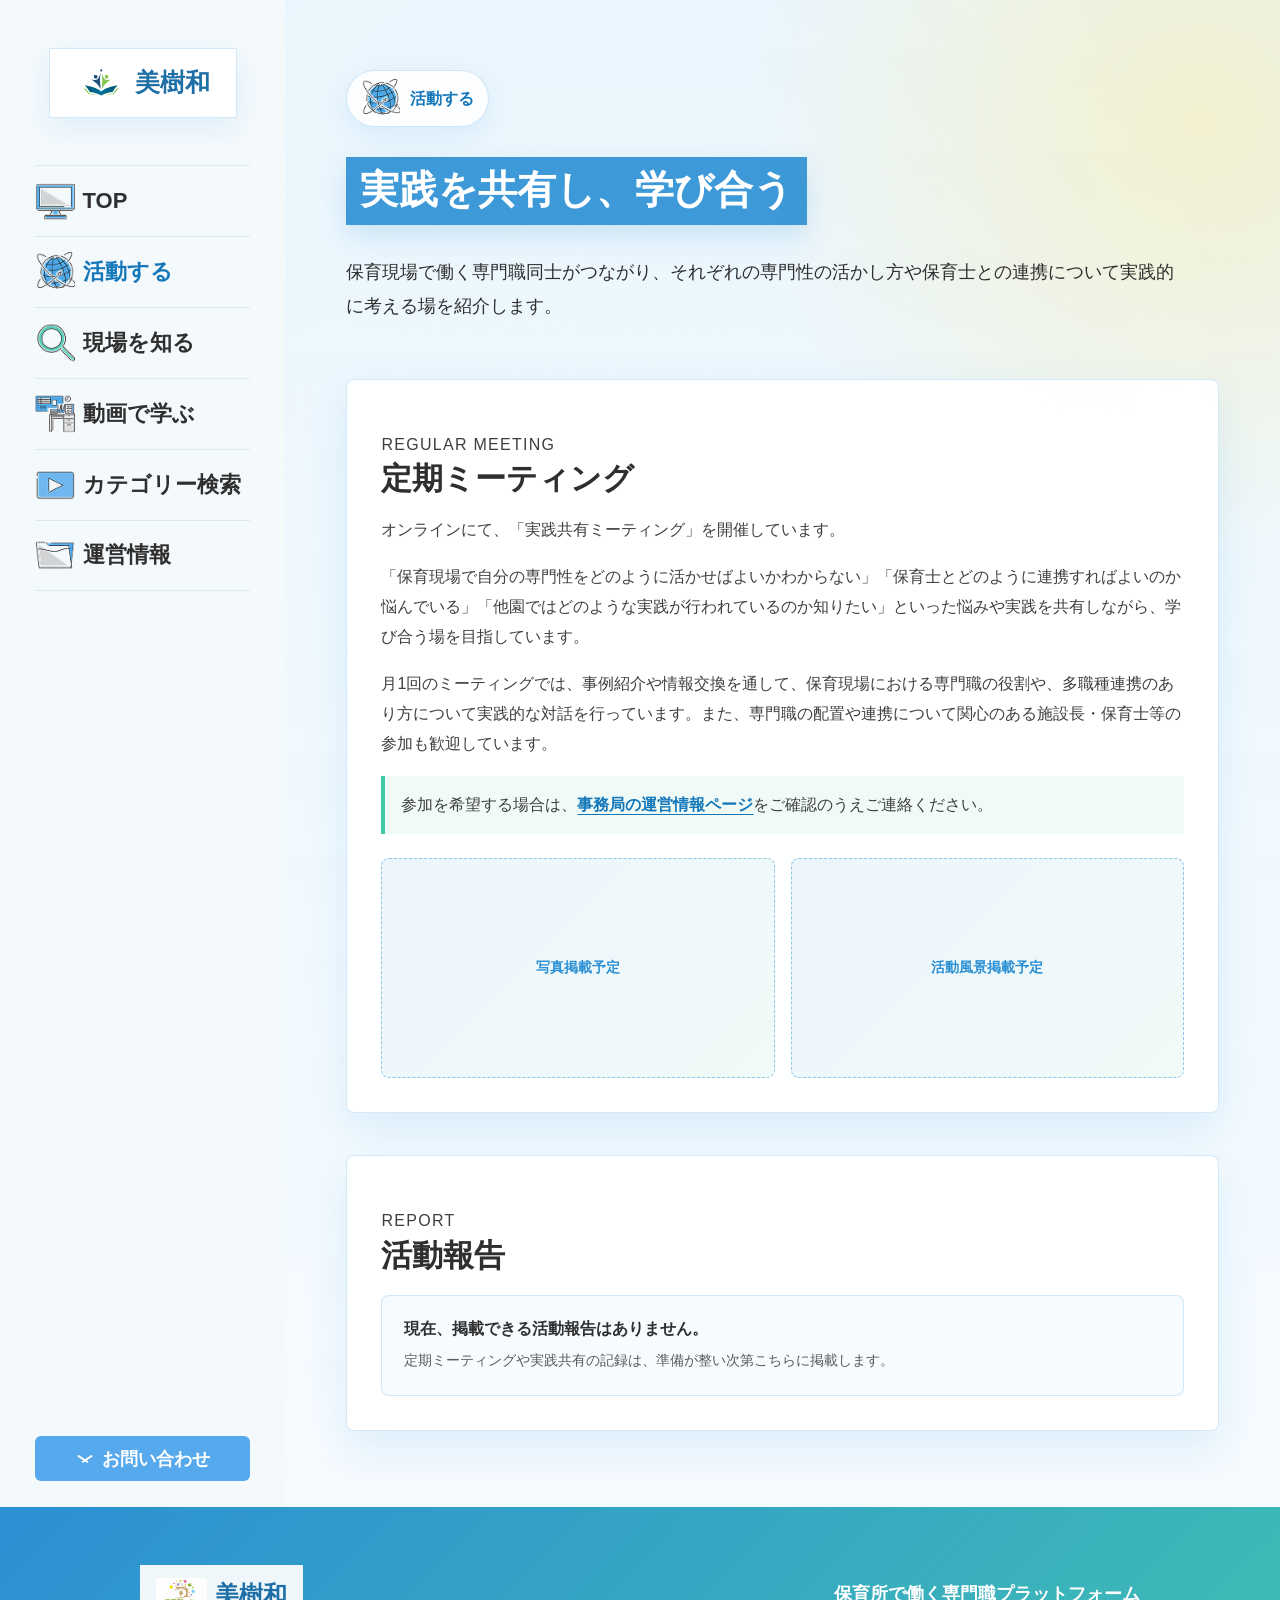
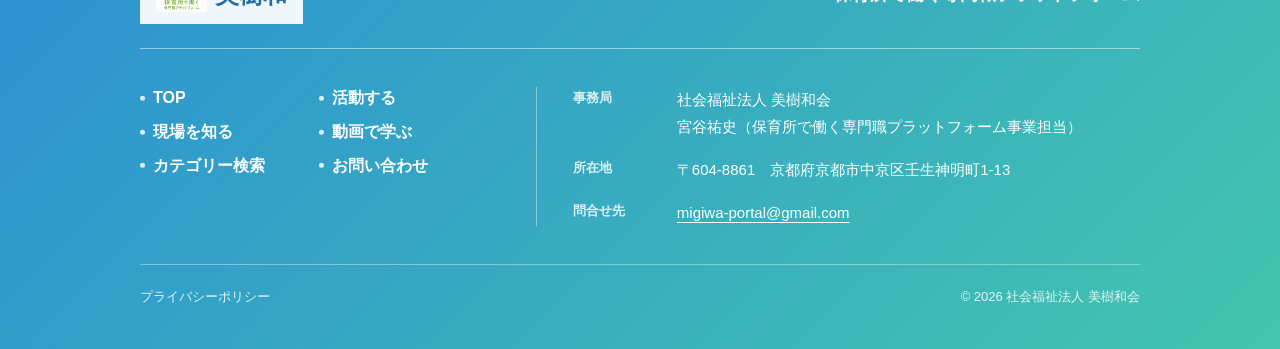
<file: activity.html>
<!doctype html>
<html lang="ja">
  <head>
    <meta charset="utf-8">
    <meta name="viewport" content="width=device-width, initial-scale=1">
    <title>活動する | Lancer Education</title>
    <meta
      name="description"
      content="保育所で働く専門職プラットフォームの活動案内ページです。定期ミーティングや活動報告について紹介します。"
    >
    <link rel="icon" type="image/png" href="image/logo.png">
    <link rel="apple-touch-icon" href="image/logo.png">
    <link rel="stylesheet" href="css/index.css">
  </head>
  <body class="content-page">
    <main class="page-shell">
      <section class="first-view category-first-view" aria-label="活動する">
        <aside class="side-nav" aria-label="サイトナビゲーション">
          <a class="logo" href="index.html#top" aria-label="美樹和ポータルトップへ戻る">
            <img src="image/logo.png" alt="" width="44" height="44">
            <span>美樹和</span>
          </a>

          <button class="menu-toggle" type="button" aria-label="メニューを開く" aria-expanded="false" aria-controls="site-menu">
            <span></span>
            <span></span>
            <span></span>
          </button>

          <nav class="nav-menu" id="site-menu">
            <a class="nav-link" href="index.html#top">
              <img src="image/icon-pc.png" alt="" width="48" height="48">
              <span>TOP</span>
            </a>
            <a class="nav-link" href="activity.html" aria-current="page">
              <img src="image/icon-earth.png" alt="" width="48" height="48">
              <span>活動する</span>
            </a>
            <a class="nav-link" href="field.html">
              <img src="image/icon-search.png" alt="" width="48" height="48">
              <span>現場を知る</span>
            </a>
            <a class="nav-link" href="movie.html">
              <img src="image/icon-table.png" alt="" width="48" height="48">
              <span>動画で学ぶ</span>
            </a>
            <a class="nav-link" href="category.html">
              <img src="image/icon-folder.png" alt="" width="48" height="48">
              <span>カテゴリー検索</span>
            </a>
            <a class="nav-link" href="https://www.migiwahoikuen.com/top/top.php" target="_blank" rel="noopener noreferrer">
              <img src="image/icon-file.png" alt="" width="48" height="48">
              <span>運営情報</span>
            </a>
          </nav>

          <a class="contact-button" href="inquiry.html">
            <span aria-hidden="true">□</span>
            お問い合わせ
          </a>
        </aside>

        <div class="content-page-main">
          <header class="content-page-heading">
            <div class="category-title-group">
              <img src="image/icon-earth.png" alt="" width="48" height="48">
              <p>活動する</p>
            </div>
            <h1>実践を共有し、学び合う</h1>
            <p class="content-page-lead">
              保育現場で働く専門職同士がつながり、それぞれの専門性の活かし方や保育士との連携について実践的に考える場を紹介します。
            </p>
          </header>

          <div class="content-section-list">
            <section class="content-panel" aria-labelledby="meeting-title">
              <div class="content-panel-body">
                <p class="content-panel-kicker">REGULAR MEETING</p>
                <h2 id="meeting-title">定期ミーティング</h2>
                <p>
                  オンラインにて、「実践共有ミーティング」を開催しています。
                </p>
                <p>
                  「保育現場で自分の専門性をどのように活かせばよいかわからない」「保育士とどのように連携すればよいのか悩んでいる」「他園ではどのような実践が行われているのか知りたい」といった悩みや実践を共有しながら、学び合う場を目指しています。
                </p>
                <p>
                  月1回のミーティングでは、事例紹介や情報交換を通して、保育現場における専門職の役割や、多職種連携のあり方について実践的な対話を行っています。また、専門職の配置や連携について関心のある施設長・保育士等の参加も歓迎しています。
                </p>
                <p class="content-note">
                  参加を希望する場合は、<a href="https://www.migiwahoikuen.com/top/top.php" target="_blank" rel="noopener noreferrer">事務局の運営情報ページ</a>をご確認のうえご連絡ください。
                </p>

                <div class="photo-placeholder-grid" aria-label="写真掲載予定エリア">
                  <div class="photo-placeholder">写真掲載予定</div>
                  <div class="photo-placeholder">活動風景掲載予定</div>
                </div>
              </div>
            </section>

            <section class="content-panel" aria-labelledby="activity-report-title">
              <div class="content-panel-body">
                <p class="content-panel-kicker">REPORT</p>
                <h2 id="activity-report-title">活動報告</h2>
                <div class="empty-state">
                  <strong>現在、掲載できる活動報告はありません。</strong>
                  <span>定期ミーティングや実践共有の記録は、準備が整い次第こちらに掲載します。</span>
                </div>
              </div>
            </section>
          </div>
        </div>
      </section>
    </main>

    <footer class="site-footer">
      <div class="footer-inner">
        <div class="footer-primary">
          <a class="footer-logo" href="index.html#top" aria-label="美樹和ポータルトップへ戻る">
            <img src="image/logoo.png" alt="" width="40" height="40">
            <span>美樹和</span>
          </a>

          <p class="footer-site-name">保育所で働く専門職プラットフォーム</p>
        </div>

        <div class="footer-content">
          <nav class="footer-nav" aria-label="フッターナビゲーション">
            <a href="index.html#top">TOP</a>
            <a href="activity.html" aria-current="page">活動する</a>
            <a href="field.html">現場を知る</a>
            <a href="movie.html">動画で学ぶ</a>
            <a href="category.html">カテゴリー検索</a>
            <a href="inquiry.html">お問い合わせ</a>
          </nav>

          <div class="footer-office" aria-label="事務局情報">
            <dl>
              <div>
                <dt>事務局</dt>
                <dd>
                  社会福祉法人 美樹和会<br>
                  宮谷祐史（保育所で働く専門職プラットフォーム事業担当）
                </dd>
              </div>
              <div>
                <dt>所在地</dt>
                <dd>〒604-8861　京都府京都市中京区壬生神明町1-13</dd>
              </div>
              <div>
                <dt>問合せ先</dt>
                <dd><a href="mailto:migiwa-portal@gmail.com">migiwa-portal@gmail.com</a></dd>
              </div>
            </dl>
          </div>
        </div>

        <div class="footer-bottom">
          <span>プライバシーポリシー</span>
          <small>&copy; 2026 社会福祉法人 美樹和会</small>
        </div>
      </div>
    </footer>

    <script src="js/index.js" defer></script>
  </body>
</html>
</file>
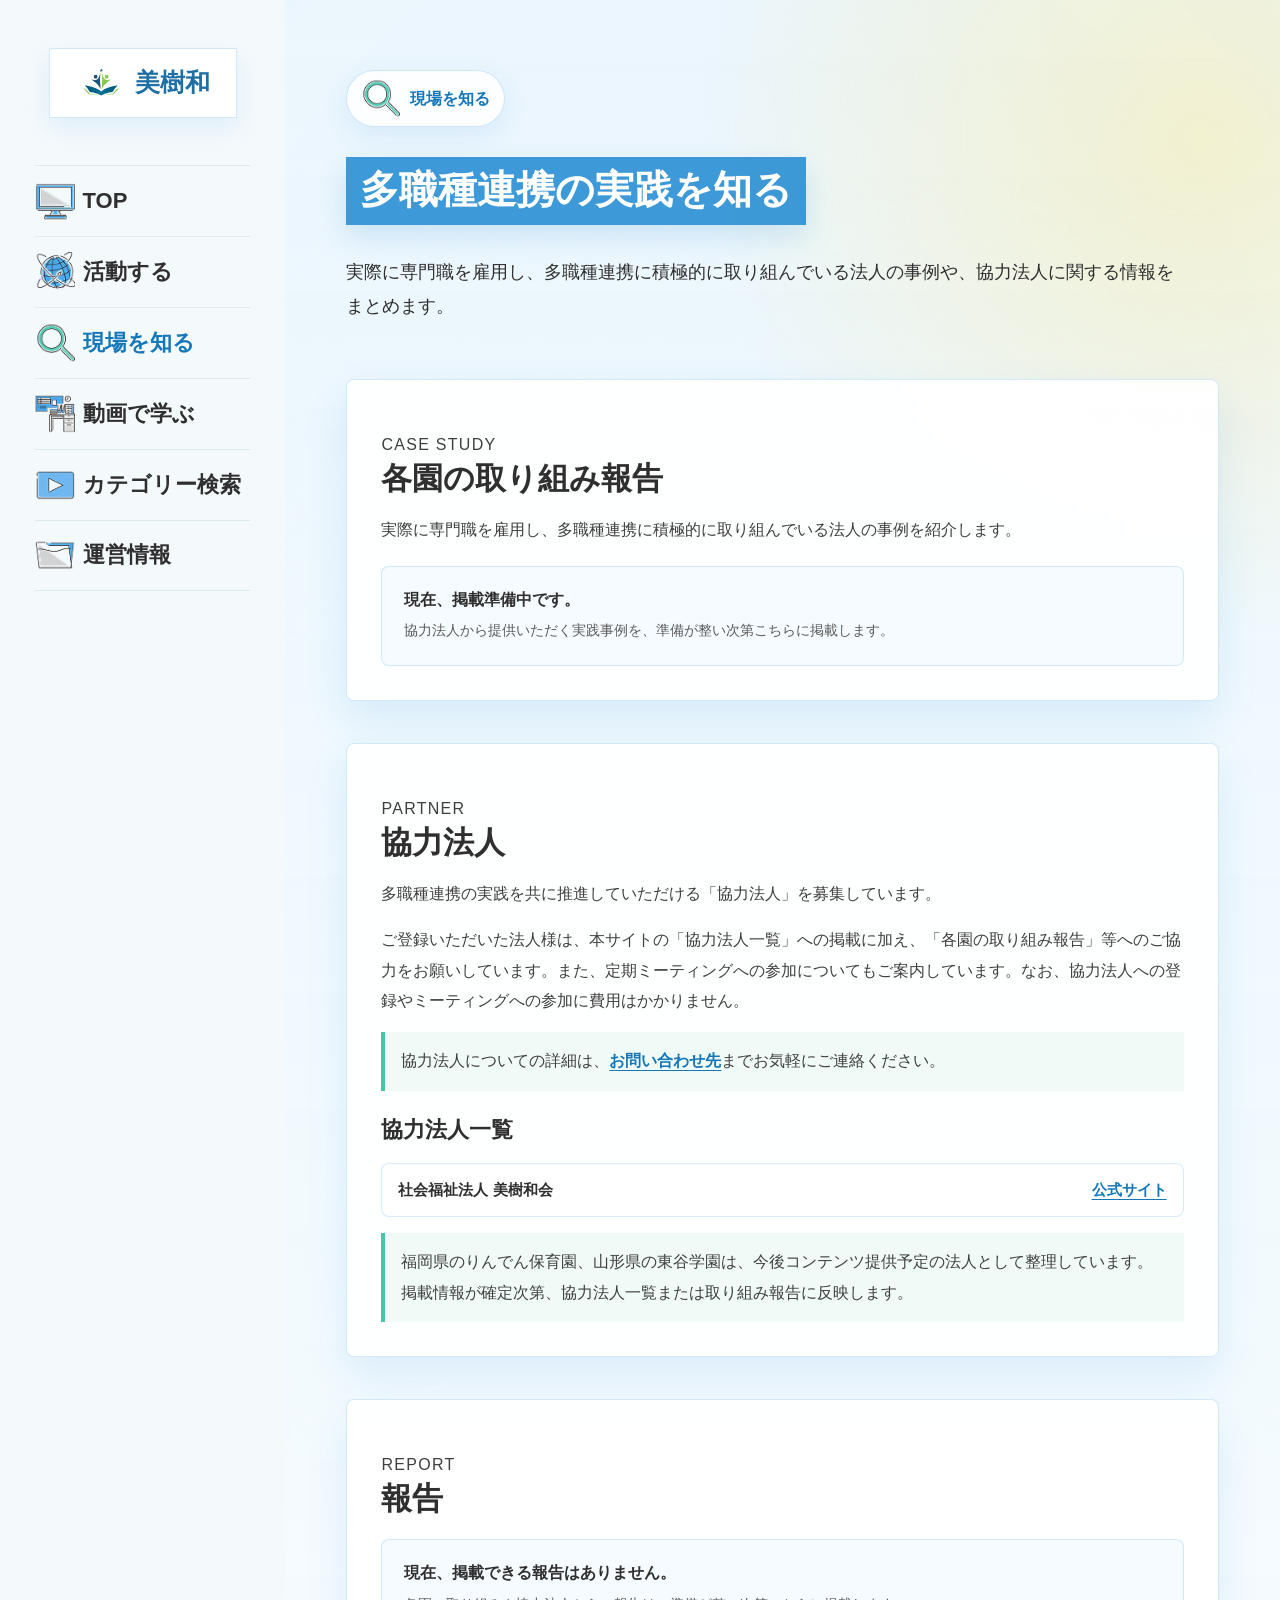
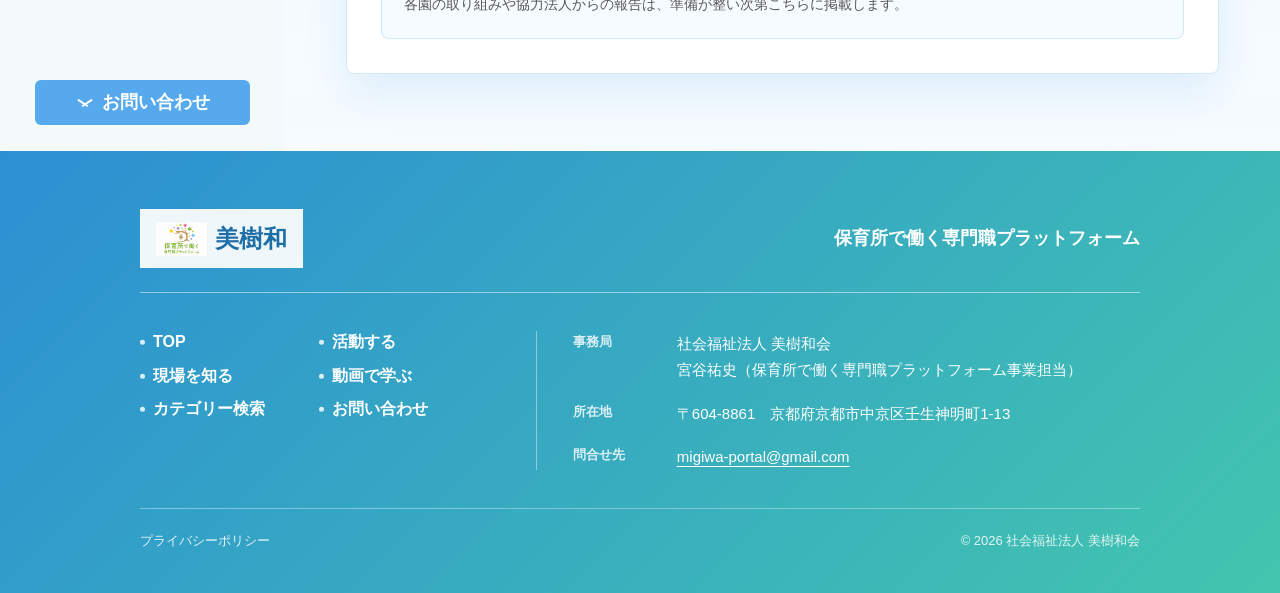
<file: field.html>
<!doctype html>
<html lang="ja">
  <head>
    <meta charset="utf-8">
    <meta name="viewport" content="width=device-width, initial-scale=1">
    <title>現場を知る | Lancer Education</title>
    <meta
      name="description"
      content="専門職を雇用し、多職種連携に取り組む保育法人の事例や協力法人について紹介します。"
    >
    <link rel="icon" type="image/png" href="image/logo.png">
    <link rel="apple-touch-icon" href="image/logo.png">
    <link rel="stylesheet" href="css/index.css">
  </head>
  <body class="content-page">
    <main class="page-shell">
      <section class="first-view category-first-view" aria-label="現場を知る">
        <aside class="side-nav" aria-label="サイトナビゲーション">
          <a class="logo" href="index.html#top" aria-label="美樹和ポータルトップへ戻る">
            <img src="image/logo.png" alt="" width="44" height="44">
            <span>美樹和</span>
          </a>

          <button class="menu-toggle" type="button" aria-label="メニューを開く" aria-expanded="false" aria-controls="site-menu">
            <span></span>
            <span></span>
            <span></span>
          </button>

          <nav class="nav-menu" id="site-menu">
            <a class="nav-link" href="index.html#top">
              <img src="image/icon-pc.png" alt="" width="48" height="48">
              <span>TOP</span>
            </a>
            <a class="nav-link" href="activity.html">
              <img src="image/icon-earth.png" alt="" width="48" height="48">
              <span>活動する</span>
            </a>
            <a class="nav-link" href="field.html" aria-current="page">
              <img src="image/icon-search.png" alt="" width="48" height="48">
              <span>現場を知る</span>
            </a>
            <a class="nav-link" href="movie.html">
              <img src="image/icon-table.png" alt="" width="48" height="48">
              <span>動画で学ぶ</span>
            </a>
            <a class="nav-link" href="category.html">
              <img src="image/icon-folder.png" alt="" width="48" height="48">
              <span>カテゴリー検索</span>
            </a>
            <a class="nav-link" href="https://www.migiwahoikuen.com/top/top.php" target="_blank" rel="noopener noreferrer">
              <img src="image/icon-file.png" alt="" width="48" height="48">
              <span>運営情報</span>
            </a>
          </nav>

          <a class="contact-button" href="inquiry.html">
            <span aria-hidden="true">□</span>
            お問い合わせ
          </a>
        </aside>

        <div class="content-page-main">
          <header class="content-page-heading">
            <div class="category-title-group">
              <img src="image/icon-search.png" alt="" width="48" height="48">
              <p>現場を知る</p>
            </div>
            <h1>多職種連携の実践を知る</h1>
            <p class="content-page-lead">
              実際に専門職を雇用し、多職種連携に積極的に取り組んでいる法人の事例や、協力法人に関する情報をまとめます。
            </p>
          </header>

          <div class="content-section-list">
            <section class="content-panel" aria-labelledby="case-title">
              <div class="content-panel-body">
                <p class="content-panel-kicker">CASE STUDY</p>
                <h2 id="case-title">各園の取り組み報告</h2>
                <p>
                  実際に専門職を雇用し、多職種連携に積極的に取り組んでいる法人の事例を紹介します。
                </p>
                <div class="empty-state">
                  <strong>現在、掲載準備中です。</strong>
                  <span>協力法人から提供いただく実践事例を、準備が整い次第こちらに掲載します。</span>
                </div>
              </div>
            </section>

            <section class="content-panel" aria-labelledby="partner-title">
              <div class="content-panel-body">
                <p class="content-panel-kicker">PARTNER</p>
                <h2 id="partner-title">協力法人</h2>
                <p>
                  多職種連携の実践を共に推進していただける「協力法人」を募集しています。
                </p>
                <p>
                  ご登録いただいた法人様は、本サイトの「協力法人一覧」への掲載に加え、「各園の取り組み報告」等へのご協力をお願いしています。また、定期ミーティングへの参加についてもご案内しています。なお、協力法人への登録やミーティングへの参加に費用はかかりません。
                </p>
                <p class="content-note">
                  協力法人についての詳細は、<a href="inquiry.html">お問い合わせ先</a>までお気軽にご連絡ください。
                </p>

                <h3>協力法人一覧</h3>
                <ul class="partner-list">
                  <li>
                    <span>社会福祉法人 美樹和会</span>
                    <a href="https://www.migiwahoikuen.com/top/top.php" target="_blank" rel="noopener noreferrer">公式サイト</a>
                  </li>
                </ul>
                <p class="content-note">
                  福岡県のりんでん保育園、山形県の東谷学園は、今後コンテンツ提供予定の法人として整理しています。掲載情報が確定次第、協力法人一覧または取り組み報告に反映します。
                </p>
              </div>
            </section>

            <section class="content-panel" aria-labelledby="field-report-title">
              <div class="content-panel-body">
                <p class="content-panel-kicker">REPORT</p>
                <h2 id="field-report-title">報告</h2>
                <div class="empty-state">
                  <strong>現在、掲載できる報告はありません。</strong>
                  <span>各園の取り組みや協力法人からの報告は、準備が整い次第こちらに掲載します。</span>
                </div>
              </div>
            </section>
          </div>
        </div>
      </section>
    </main>

    <footer class="site-footer">
      <div class="footer-inner">
        <div class="footer-primary">
          <a class="footer-logo" href="index.html#top" aria-label="美樹和ポータルトップへ戻る">
            <img src="image/logoo.png" alt="" width="40" height="40">
            <span>美樹和</span>
          </a>

          <p class="footer-site-name">保育所で働く専門職プラットフォーム</p>
        </div>

        <div class="footer-content">
          <nav class="footer-nav" aria-label="フッターナビゲーション">
            <a href="index.html#top">TOP</a>
            <a href="activity.html">活動する</a>
            <a href="field.html" aria-current="page">現場を知る</a>
            <a href="movie.html">動画で学ぶ</a>
            <a href="category.html">カテゴリー検索</a>
            <a href="inquiry.html">お問い合わせ</a>
          </nav>

          <div class="footer-office" aria-label="事務局情報">
            <dl>
              <div>
                <dt>事務局</dt>
                <dd>
                  社会福祉法人 美樹和会<br>
                  宮谷祐史（保育所で働く専門職プラットフォーム事業担当）
                </dd>
              </div>
              <div>
                <dt>所在地</dt>
                <dd>〒604-8861　京都府京都市中京区壬生神明町1-13</dd>
              </div>
              <div>
                <dt>問合せ先</dt>
                <dd><a href="mailto:migiwa-portal@gmail.com">migiwa-portal@gmail.com</a></dd>
              </div>
            </dl>
          </div>
        </div>

        <div class="footer-bottom">
          <span>プライバシーポリシー</span>
          <small>&copy; 2026 社会福祉法人 美樹和会</small>
        </div>
      </div>
    </footer>

    <script src="js/index.js" defer></script>
  </body>
</html>
</file>
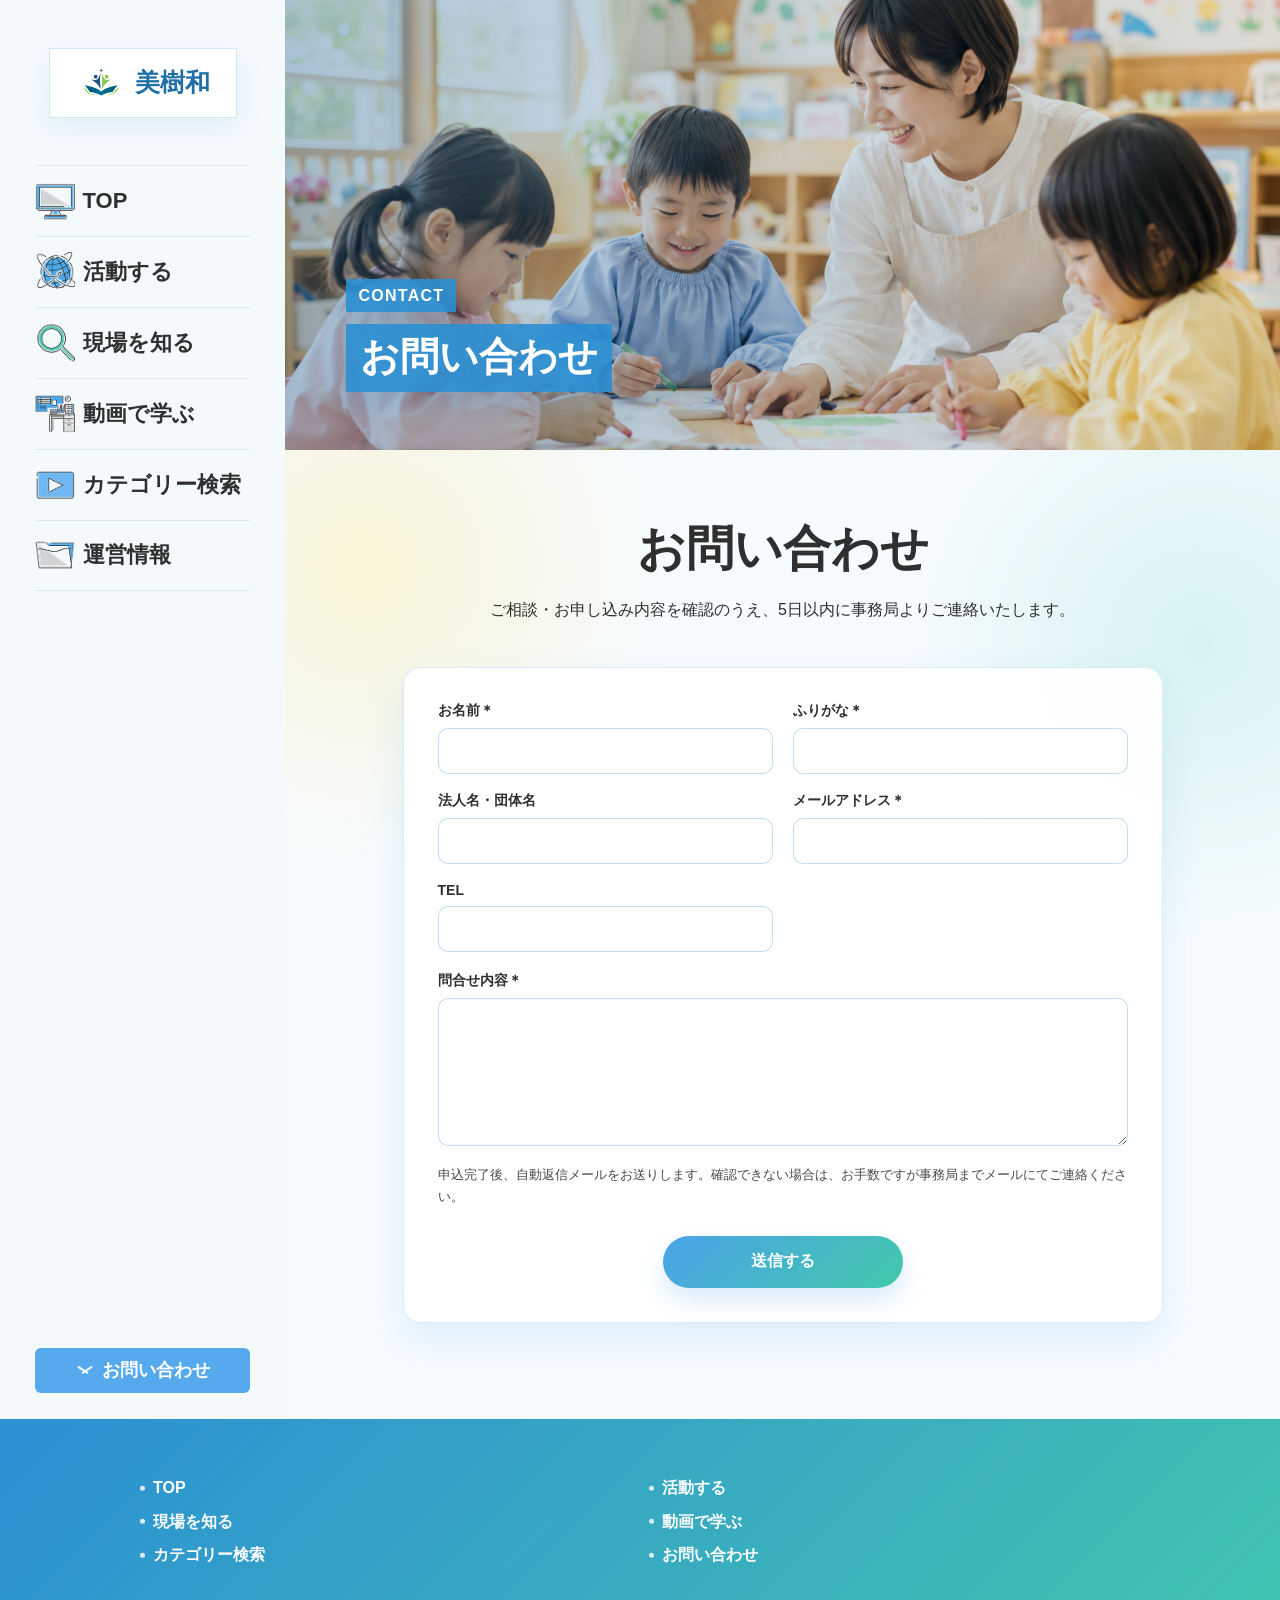
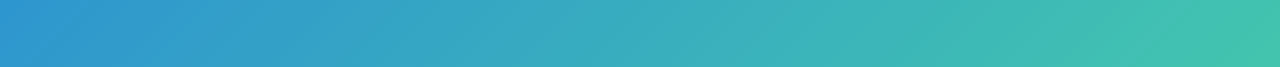
<file: inquiry.html>
<!doctype html>
<html lang="ja">
  <head>
    <meta charset="utf-8">
    <meta name="viewport" content="width=device-width, initial-scale=1">
    <title>お問い合わせ | Lancer Education</title>
    <meta
      name="description"
      content="Lancer Education inquiry page."
    >
    <link rel="icon" type="image/png" href="image/logo.png">
    <link rel="apple-touch-icon" href="image/logo.png">
    <link rel="stylesheet" href="css/index.css">
  </head>
  <body class="inquiry-page">
    <main class="page-shell">
      <section class="first-view inquiry-first-view" aria-label="お問い合わせ">
        <aside class="side-nav" aria-label="サイトナビゲーション">
          <a class="logo" href="index.html#top" aria-label="美樹和ポータルトップへ戻る">
            <img src="image/logo.png" alt="" width="44" height="44">
            <span>美樹和</span>
          </a>

          <button class="menu-toggle" type="button" aria-label="メニューを開く" aria-expanded="false" aria-controls="site-menu">
            <span></span>
            <span></span>
            <span></span>
          </button>

          <nav class="nav-menu" id="site-menu">
            <a class="nav-link" href="index.html#top">
              <img src="image/icon-pc.png" alt="" width="48" height="48">
              <span>TOP</span>
            </a>
            <a class="nav-link" href="index.html#activity">
              <img src="image/icon-earth.png" alt="" width="48" height="48">
              <span>活動する</span>
            </a>
            <a class="nav-link" href="index.html#field">
              <img src="image/icon-search.png" alt="" width="48" height="48">
              <span>現場を知る</span>
            </a>
            <a class="nav-link" href="index.html#movie">
              <img src="image/icon-table.png" alt="" width="48" height="48">
              <span>動画で学ぶ</span>
            </a>
            <a class="nav-link" href="category.html">
              <img src="image/icon-folder.png" alt="" width="48" height="48">
              <span>カテゴリー検索</span>
            </a>
            <a class="nav-link" href="https://www.migiwahoikuen.com/top/top.php" target="_blank" rel="noopener noreferrer">
              <img src="image/icon-file.png" alt="" width="48" height="48">
              <span>運営情報</span>
            </a>
          </nav>

          <a class="contact-button" href="inquiry.html" aria-current="page">
            <span aria-hidden="true">□</span>
            お問い合わせ
          </a>
        </aside>

        <div class="inquiry-page-main">
          <div class="inquiry-hero" role="img" aria-label="美樹和ポータルのファーストビュー画像">
            <div class="inquiry-hero-copy">
              <p>CONTACT</p>
              <h1>お問い合わせ</h1>
            </div>
          </div>

          <section class="contact-section inquiry-contact-section" aria-labelledby="contact-title">
            <div class="contact-inner">
              <header class="contact-heading">
                <h2 id="contact-title">お問い合わせ</h2>
                <p>ご相談・お申し込み内容を確認のうえ、5日以内に事務局よりご連絡いたします。</p>
              </header>

              <form class="contact-form" action="https://formsubmit.co/tomohhu0@gmail.com" method="POST">
                <input type="hidden" name="_cc" value="migiwa-portal@gmail.com">
                <input type="hidden" name="_subject" value="美樹和ポータルへのお問い合わせ">
                <input type="hidden" name="_template" value="table">
                <input type="hidden" name="_autoresponse" value="このたびは美樹和ポータルへお問い合わせいただき、誠にありがとうございます。申込完了の自動返信メールとして、本メールをお送りしております。内容を確認のうえ、5日以内に何らかのご連絡を差し上げます。これらのメールの確認ができない場合は、お手数ですが事務局までメールにてご連絡ください。">
                <input type="text" name="_honey" class="form-honey" tabindex="-1" autocomplete="off">

                <div class="form-grid">
                  <label>
                    <span>お名前＊</span>
                    <input type="text" name="お名前" autocomplete="name" required>
                  </label>

                  <label>
                    <span>ふりがな＊</span>
                    <input type="text" name="ふりがな" required>
                  </label>

                  <label>
                    <span>法人名・団体名</span>
                    <input type="text" name="法人名・団体名" autocomplete="organization">
                  </label>

                  <label>
                    <span>メールアドレス＊</span>
                    <input type="email" name="email" autocomplete="email" required>
                  </label>

                  <label>
                    <span>TEL</span>
                    <input type="tel" name="TEL" autocomplete="tel">
                  </label>
                </div>

                <label class="form-message">
                  <span>問合せ内容＊</span>
                  <textarea name="問合せ内容" rows="7" required></textarea>
                </label>

                <p class="form-note">
                  申込完了後、自動返信メールをお送りします。確認できない場合は、お手数ですが事務局までメールにてご連絡ください。
                </p>

                <button class="form-submit" type="submit">送信する</button>
              </form>
            </div>
          </section>
        </div>
      </section>
    </main>

    <footer class="site-footer">
      <div class="footer-inner">
        <nav class="footer-nav" aria-label="フッターナビゲーション">
          <a href="index.html#top">TOP</a>
          <a href="index.html#activity">活動する</a>
          <a href="index.html#field">現場を知る</a>
          <a href="index.html#movie">動画で学ぶ</a>
          <a href="category.html">カテゴリー検索</a>
          <a href="inquiry.html" aria-current="page">お問い合わせ</a>
        </nav>

        <a class="footer-logo" href="index.html#top" aria-label="美樹和ポータルトップへ戻る">
          <img src="image/logo.png" alt="" width="40" height="40">
          <span>美樹和</span>
        </a>
      </div>
    </footer>

    <script src="js/index.js" defer></script>
  </body>
</html>
</file>
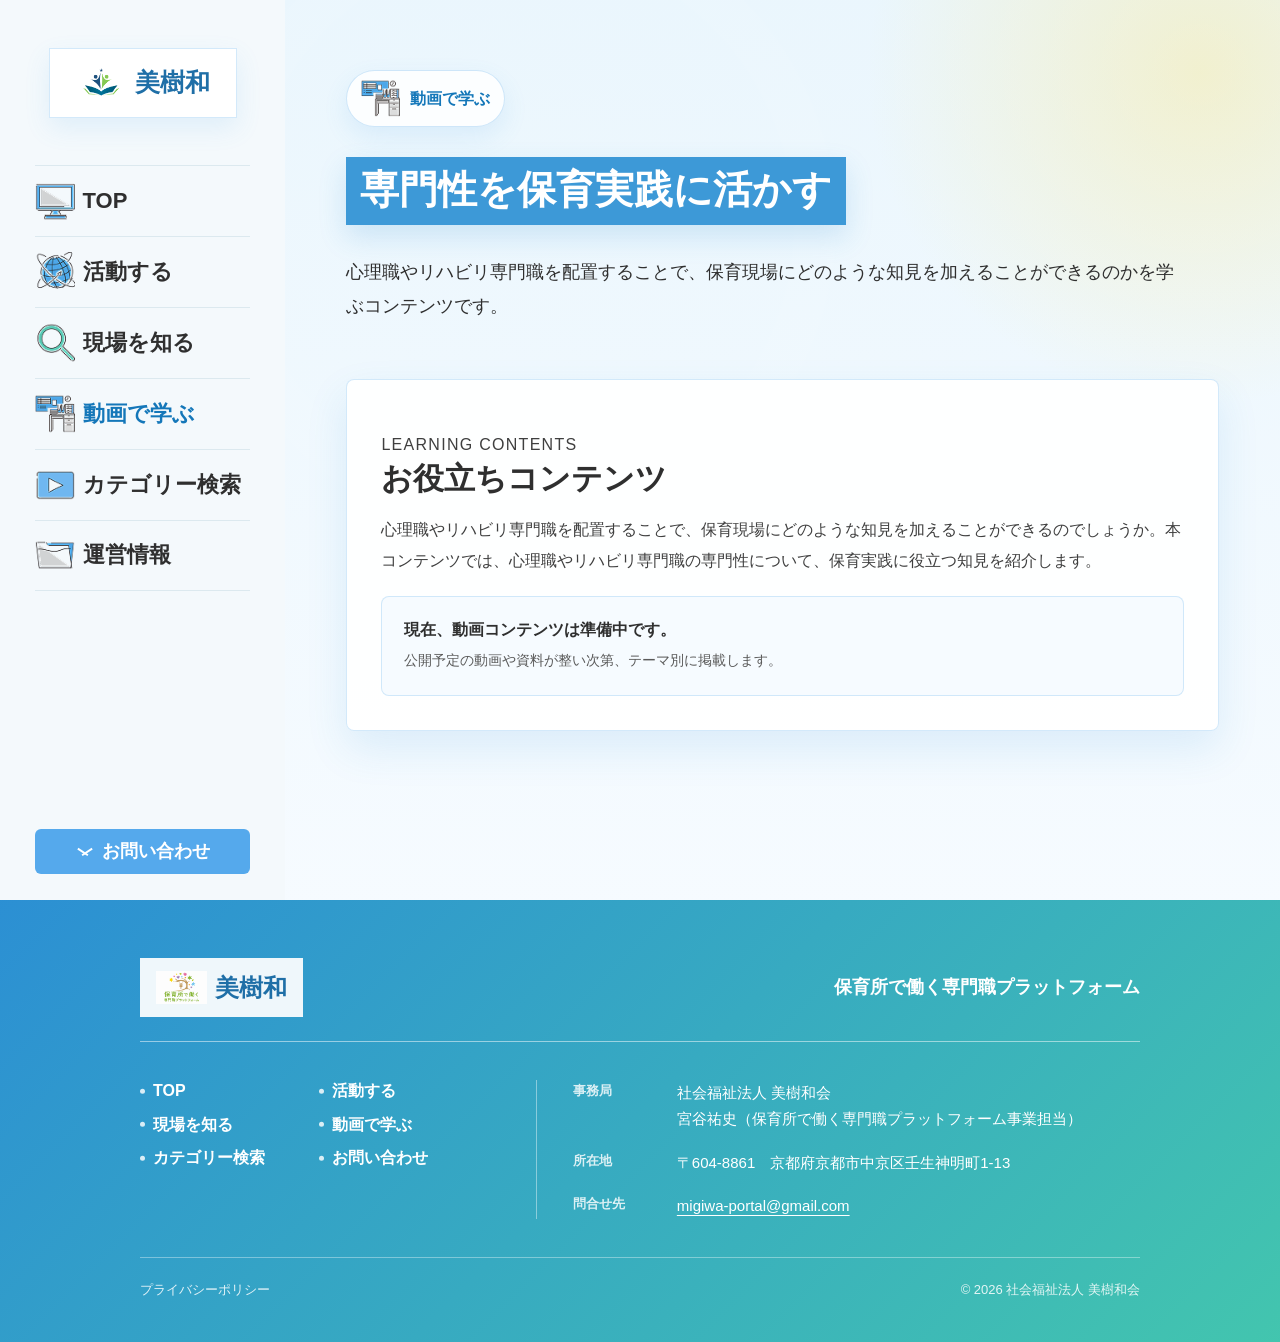
<file: movie.html>
<!doctype html>
<html lang="ja">
  <head>
    <meta charset="utf-8">
    <meta name="viewport" content="width=device-width, initial-scale=1">
    <title>動画で学ぶ | Lancer Education</title>
    <meta
      name="description"
      content="心理職やリハビリ専門職の専門性を、保育実践に役立つ知見として紹介する動画コンテンツページです。"
    >
    <link rel="icon" type="image/png" href="image/logo.png">
    <link rel="apple-touch-icon" href="image/logo.png">
    <link rel="stylesheet" href="css/index.css">
  </head>
  <body class="content-page">
    <main class="page-shell">
      <section class="first-view category-first-view" aria-label="動画で学ぶ">
        <aside class="side-nav" aria-label="サイトナビゲーション">
          <a class="logo" href="index.html#top" aria-label="美樹和ポータルトップへ戻る">
            <img src="image/logo.png" alt="" width="44" height="44">
            <span>美樹和</span>
          </a>

          <button class="menu-toggle" type="button" aria-label="メニューを開く" aria-expanded="false" aria-controls="site-menu">
            <span></span>
            <span></span>
            <span></span>
          </button>

          <nav class="nav-menu" id="site-menu">
            <a class="nav-link" href="index.html#top">
              <img src="image/icon-pc.png" alt="" width="48" height="48">
              <span>TOP</span>
            </a>
            <a class="nav-link" href="activity.html">
              <img src="image/icon-earth.png" alt="" width="48" height="48">
              <span>活動する</span>
            </a>
            <a class="nav-link" href="field.html">
              <img src="image/icon-search.png" alt="" width="48" height="48">
              <span>現場を知る</span>
            </a>
            <a class="nav-link" href="movie.html" aria-current="page">
              <img src="image/icon-table.png" alt="" width="48" height="48">
              <span>動画で学ぶ</span>
            </a>
            <a class="nav-link" href="category.html">
              <img src="image/icon-folder.png" alt="" width="48" height="48">
              <span>カテゴリー検索</span>
            </a>
            <a class="nav-link" href="https://www.migiwahoikuen.com/top/top.php" target="_blank" rel="noopener noreferrer">
              <img src="image/icon-file.png" alt="" width="48" height="48">
              <span>運営情報</span>
            </a>
          </nav>

          <a class="contact-button" href="inquiry.html">
            <span aria-hidden="true">□</span>
            お問い合わせ
          </a>
        </aside>

        <div class="content-page-main">
          <header class="content-page-heading">
            <div class="category-title-group">
              <img src="image/icon-table.png" alt="" width="48" height="48">
              <p>動画で学ぶ</p>
            </div>
            <h1>専門性を保育実践に活かす</h1>
            <p class="content-page-lead">
              心理職やリハビリ専門職を配置することで、保育現場にどのような知見を加えることができるのかを学ぶコンテンツです。
            </p>
          </header>

          <div class="content-section-list">
            <section class="content-panel" aria-labelledby="useful-title">
              <div class="content-panel-body">
                <p class="content-panel-kicker">LEARNING CONTENTS</p>
                <h2 id="useful-title">お役立ちコンテンツ</h2>
                <p>
                  心理職やリハビリ専門職を配置することで、保育現場にどのような知見を加えることができるのでしょうか。本コンテンツでは、心理職やリハビリ専門職の専門性について、保育実践に役立つ知見を紹介します。
                </p>
                <div class="empty-state">
                  <strong>現在、動画コンテンツは準備中です。</strong>
                  <span>公開予定の動画や資料が整い次第、テーマ別に掲載します。</span>
                </div>
              </div>
            </section>
          </div>
        </div>
      </section>
    </main>

    <footer class="site-footer">
      <div class="footer-inner">
        <div class="footer-primary">
          <a class="footer-logo" href="index.html#top" aria-label="美樹和ポータルトップへ戻る">
            <img src="image/logoo.png" alt="" width="40" height="40">
            <span>美樹和</span>
          </a>

          <p class="footer-site-name">保育所で働く専門職プラットフォーム</p>
        </div>

        <div class="footer-content">
          <nav class="footer-nav" aria-label="フッターナビゲーション">
            <a href="index.html#top">TOP</a>
            <a href="activity.html">活動する</a>
            <a href="field.html">現場を知る</a>
            <a href="movie.html" aria-current="page">動画で学ぶ</a>
            <a href="category.html">カテゴリー検索</a>
            <a href="inquiry.html">お問い合わせ</a>
          </nav>

          <div class="footer-office" aria-label="事務局情報">
            <dl>
              <div>
                <dt>事務局</dt>
                <dd>
                  社会福祉法人 美樹和会<br>
                  宮谷祐史（保育所で働く専門職プラットフォーム事業担当）
                </dd>
              </div>
              <div>
                <dt>所在地</dt>
                <dd>〒604-8861　京都府京都市中京区壬生神明町1-13</dd>
              </div>
              <div>
                <dt>問合せ先</dt>
                <dd><a href="mailto:migiwa-portal@gmail.com">migiwa-portal@gmail.com</a></dd>
              </div>
            </dl>
          </div>
        </div>

        <div class="footer-bottom">
          <span>プライバシーポリシー</span>
          <small>&copy; 2026 社会福祉法人 美樹和会</small>
        </div>
      </div>
    </footer>

    <script src="js/index.js" defer></script>
  </body>
</html>
</file>
<file: css/index.css>
:root {
  --sidebar-width: clamp(230px, 22.5vw, 285px);
  --nav-icon-size: clamp(32px, 3.15vw, 40px);
  --site-content-width: 840px;
  --site-wide-width: 1000px;
  --jp-sans: "Noto Sans JP", "Yu Gothic", "YuGothic", "Hiragino Kaku Gothic ProN", "Hiragino Sans", Meiryo, sans-serif;
  --jp-display: "Yu Mincho", "YuMincho", "Hiragino Mincho ProN", "Noto Serif JP", "Noto Sans JP", serif;
  --sidebar-bg: #f4f9fc;
  --line: #dce9ef;
  --text: #2f2f2f;
  --contact: #55a9ec;
  --contact-hover: #378fd5;
  --news-blue: #4aa3e8;
  --news-green: #42c8aa;
  --deep-blue: #2b8fd3;
  --panel-blue: rgba(43, 143, 211, 0.9);
  --accent-yellow: #ffe36f;
}

*,
*::before,
*::after {
  box-sizing: border-box;
}

html {
  min-width: 320px;
  scroll-behavior: smooth;
}

body {
  margin: 0;
  color: var(--text);
  font-family: var(--jp-sans);
  background: #ffffff;
  overflow-x: hidden;
}

img {
  display: block;
  max-width: 100%;
}

a {
  color: inherit;
  text-decoration: none;
}

.page-shell {
  width: 100%;
}

.first-view {
  display: grid;
  grid-template-columns: var(--sidebar-width) minmax(0, 1fr);
  min-height: 655px;
  min-height: 100svh;
  background: var(--sidebar-bg);
}

.side-nav {
  display: flex;
  flex-direction: column;
  align-items: center;
  min-width: 0;
  min-height: 100%;
  padding: clamp(30px, 5.3vh, 56px) clamp(24px, 2.7vw, 35px) 26px;
  background: var(--sidebar-bg);
}

.logo {
  display: flex;
  align-items: center;
  justify-content: center;
  gap: 8px;
  width: min(188px, 100%);
  min-height: 70px;
  padding: 10px 14px;
  border: 1px solid rgba(74, 163, 232, 0.24);
  background: #ffffff;
  color: #1f6fa7;
  font-size: clamp(22px, 2.1vw, 25px);
  font-weight: 700;
  line-height: 1;
  box-shadow: 0 10px 26px rgba(74, 163, 232, 0.12);
  transition: transform 220ms ease, box-shadow 220ms ease;
}

.logo span,
.footer-logo span {
  white-space: nowrap;
  flex: 0 0 auto;
}

.logo img,
.footer-logo img {
  width: clamp(42px, 4vw, 54px);
  height: clamp(30px, 3vw, 40px);
  object-fit: contain;
  flex: 0 0 auto;
}

.nav-menu {
  display: flex;
  flex-direction: column;
  width: 100%;
  margin-top: clamp(36px, 6.9vh, 47px);
}

.nav-link {
  display: grid;
  grid-template-columns: var(--nav-icon-size) minmax(0, 1fr);
  align-items: center;
  min-height: 71px;
  gap: 8px;
  border-top: 1px solid var(--line);
  font-size: clamp(17px, 1.75vw, 22px);
  font-weight: 600;
  line-height: 1.25;
  transition: color 160ms ease, transform 160ms ease;
}

.nav-link:last-child {
  border-bottom: 1px solid var(--line);
}

.nav-link:hover,
.nav-link:focus-visible {
  color: #1477b9;
  transform: translateX(4px);
}

.nav-link[aria-current="page"] {
  color: #1477b9;
}

.nav-link:focus-visible,
.contact-button:focus-visible,
.logo:focus-visible {
  outline: 3px solid rgba(53, 142, 213, 0.35);
  outline-offset: 4px;
}

.nav-link img {
  width: var(--nav-icon-size);
  height: var(--nav-icon-size);
  object-fit: contain;
}

.menu-toggle {
  display: none;
}

.contact-button {
  display: inline-flex;
  align-items: center;
  justify-content: center;
  gap: 7px;
  width: min(226px, 100%);
  min-height: 45px;
  margin-top: auto;
  padding: 10px 12px;
  border-radius: 6px;
  background: var(--contact);
  color: #ffffff;
  font-size: clamp(15px, 1.55vw, 18px);
  font-weight: 600;
  line-height: 1.25;
  white-space: nowrap;
  transition: background-color 160ms ease, transform 160ms ease;
}

.contact-button:hover {
  background: var(--contact-hover);
  transform: translateY(-2px);
}

.contact-button span {
  display: inline-grid;
  place-items: center;
  width: 20px;
  height: 14px;
  border: 1.6px solid currentColor;
  border-radius: 2px;
  color: transparent;
  position: relative;
  flex: 0 0 auto;
}

.contact-button span::before,
.contact-button span::after {
  content: "";
  position: absolute;
  width: 12px;
  height: 1.5px;
  background: #ffffff;
  top: 5px;
}

.contact-button span::before {
  left: 1px;
  transform: rotate(33deg);
}

.contact-button span::after {
  right: 1px;
  transform: rotate(-33deg);
}

.hero {
  position: relative;
  min-width: 0;
  min-height: 655px;
  min-height: 100svh;
  background-image: url("../image/top-background.png");
  background-position: center center;
  background-size: cover;
  animation: heroBreath 18s ease-in-out infinite alternate;
}

.hero-copy {
  position: absolute;
  top: clamp(94px, 14.8vh, 118px);
  left: clamp(20px, 2.1vw, 31px);
  width: min(60vw, 650px);
}

.hero-copy h1,
.hero-copy p {
  display: table;
  margin: 0;
  background: var(--panel-blue);
  color: #ffffff;
  font-weight: 700;
  letter-spacing: 0;
  overflow-wrap: anywhere;
  box-shadow: 0 10px 24px rgba(21, 102, 158, 0.18);
  backdrop-filter: blur(4px);
}

.hero-copy h1 {
  padding: 9px 12px 8px;
  font-size: clamp(24px, 3vw, 39px);
  line-height: 1.28;
  white-space: nowrap;
  overflow-wrap: normal;
}

.hero-copy p {
  margin-top: clamp(26px, 4.2vh, 34px);
  padding: 10px 12px 9px;
  font-size: clamp(17px, 1.65vw, 21px);
  line-height: 1.45;
}

.news-section {
  background: #f6fbff;
  overflow: hidden;
}

.news-inner {
  width: min(100%, var(--site-wide-width));
  margin: 0 auto;
  padding: clamp(58px, 6.1vw, 77px) 0 clamp(42px, 6vw, 70px);
}

.news-heading {
  padding-left: clamp(24px, 8.7vw, 87px);
}

.news-heading h2 {
  margin: 0;
  color: var(--news-blue);
  font-family: var(--jp-sans);
  font-size: clamp(58px, 7.2vw, 93px);
  font-weight: 700;
  line-height: 0.78;
  letter-spacing: 0;
}

.news-heading p {
  margin: clamp(18px, 1.8vw, 24px) 0 0;
  color: #2f2f2f;
  font-size: clamp(24px, 2.45vw, 31px);
  font-weight: 700;
  line-height: 1;
}

.news-slider {
  position: relative;
  margin-top: clamp(28px, 2.4vw, 32px);
}

.slider-viewport {
  overflow: hidden;
  padding-left: clamp(80px, 10vw, 104px);
  padding-right: clamp(20px, 4vw, 40px);
}

.news-track {
  --card-width: clamp(224px, 20.85vw, 264px);
  --card-gap: clamp(24px, 2.75vw, 35px);
  display: flex;
  gap: var(--card-gap);
  overflow-x: auto;
  scroll-behavior: smooth;
  scroll-snap-type: x mandatory;
  scrollbar-width: none;
  padding-bottom: 2px;
}

.news-track::-webkit-scrollbar {
  display: none;
}

.news-card {
  flex: 0 0 var(--card-width);
  min-width: 0;
  scroll-snap-align: start;
}

.news-card a {
  position: relative;
  display: block;
  min-width: 0;
  transition: transform 220ms ease, filter 220ms ease;
}

.news-card a:hover {
  transform: translateY(-5px);
  filter: drop-shadow(0 10px 18px rgba(74, 163, 232, 0.16));
}

.news-card a:focus-visible {
  outline: 3px solid rgba(74, 163, 232, 0.42);
  outline-offset: 5px;
}

.news-image-holder {
  position: relative;
  width: 100%;
  aspect-ratio: 264 / 141;
  margin: 0;
  overflow: hidden;
  border-radius: 6px;
  background: #d5d5d5;
}

.news-image-holder img {
  width: 100%;
  height: 100%;
  object-fit: cover;
  opacity: 0;
  transition: opacity 180ms ease, transform 420ms ease;
}

.news-image-holder.is-loaded img {
  opacity: 1;
}

.news-card a:hover .news-image-holder img,
.activity-card a:hover .activity-image-holder img,
.movie-card a:hover .movie-image-holder img {
  transform: scale(1.06);
}

.news-category {
  display: inline-flex;
  align-items: center;
  min-height: 20px;
  margin-top: -21px;
  padding: 3px 8px 4px;
  position: relative;
  z-index: 1;
  color: #ffffff;
  font-size: clamp(11px, 1vw, 13px);
  font-weight: 500;
  line-height: 1;
  vertical-align: top;
}

.news-category-blue {
  background: var(--news-blue);
}

.news-category-green {
  background: var(--news-green);
}

.news-card time {
  display: block;
  margin-top: 11px;
  color: #333333;
  font-size: clamp(13px, 1.1vw, 14px);
  font-weight: 400;
  line-height: 1;
}

.news-card h3 {
  margin: 8px 0 0;
  color: #333333;
  font-size: clamp(18px, 1.65vw, 21px);
  font-weight: 700;
  line-height: 1.2;
  letter-spacing: 0;
  overflow-wrap: anywhere;
}

.slider-button {
  position: absolute;
  top: clamp(109px, 10.25vw, 130px);
  z-index: 2;
  display: grid;
  place-items: center;
  width: clamp(38px, 3.55vw, 45px);
  height: clamp(38px, 3.55vw, 45px);
  padding: 0;
  border: 0;
  border-radius: 50%;
  background: var(--news-blue);
  cursor: pointer;
  transition: background-color 160ms ease, opacity 160ms ease;
}

.slider-button:hover,
.slider-button:focus-visible {
  background: #2f91dc;
  transform: scale(1.08);
}

.slider-button:focus-visible {
  outline: 3px solid rgba(74, 163, 232, 0.42);
  outline-offset: 4px;
}

.slider-button:disabled {
  cursor: default;
  opacity: 0.45;
}

.slider-button span {
  width: 0;
  height: 0;
  border-top: 10px solid transparent;
  border-bottom: 10px solid transparent;
}

.slider-button-prev {
  left: clamp(24px, 10.3vw, 131px);
}

.slider-button-prev span {
  border-right: 13px solid #ffffff;
  margin-left: -3px;
}

.slider-button-next {
  right: clamp(24px, 2.45vw, 31px);
}

.slider-button-next span {
  border-left: 13px solid #ffffff;
  margin-right: -3px;
}

.concept-section {
  display: grid;
  place-items: center;
  min-height: clamp(300px, 25.8vw, 327px);
  padding: clamp(45px, 4.7vw, 58px) 20px clamp(31px, 3.1vw, 39px);
  background-color: #eaf6fd;
  background-image: url("../image/concept-background.png");
  background-repeat: no-repeat;
  background-position: center center;
  background-size: cover;
  overflow: hidden;
}

.concept-inner {
  width: min(100%, 620px);
  text-align: center;
}

.concept-heading {
  position: relative;
}

.concept-heading h2 {
  margin: 0;
  color: #ffffff;
  font-family: var(--jp-sans);
  font-size: clamp(58px, 6.6vw, 81px);
  font-weight: 700;
  line-height: 0.9;
  letter-spacing: 0;
  -webkit-text-stroke: 1px #62b5f7;
  text-shadow:
    1px 0 0 #62b5f7,
    -1px 0 0 #62b5f7,
    0 1px 0 #62b5f7,
    0 -1px 0 #62b5f7;
}

.concept-heading p {
  margin: 18px 0 0;
  color: #2f2f2f;
  font-size: clamp(18px, 1.75vw, 21px);
  font-weight: 700;
  line-height: 1.1;
}

.concept-copy {
  margin: clamp(24px, 2.35vw, 28px) 0 0;
  color: #2f2f2f;
  font-size: clamp(14px, 1.35vw, 16px);
  font-weight: 500;
  line-height: 1.9;
  letter-spacing: 0;
  text-align: center;
  overflow-wrap: anywhere;
}

.concept-copy mark {
  display: inline;
  padding: 0 2px;
  background: rgba(80, 180, 238, 0.68);
  color: inherit;
}

.activity-section {
  background: #f6fbff;
  padding: clamp(39px, 4.25vw, 54px) 20px clamp(42px, 4.8vw, 61px);
  overflow: hidden;
}

.field-section {
  background: #eaf6fd;
  padding: clamp(46px, 4.6vw, 58px) 20px clamp(52px, 5.2vw, 66px);
  overflow: hidden;
}

.field-heading {
  color: #2f2f2f;
}

.activity-inner {
  width: min(100%, var(--site-content-width));
  margin: 0 auto;
}

.activity-heading {
  display: flex;
  align-items: center;
  gap: clamp(16px, 1.9vw, 24px);
}

.activity-title-group {
  display: inline-flex;
  align-items: center;
  min-width: 0;
  gap: 10px;
}

.activity-title-group img {
  width: clamp(39px, 3.8vw, 48px);
  height: clamp(39px, 3.8vw, 48px);
  object-fit: contain;
  flex: 0 0 auto;
}

.activity-heading h2 {
  margin: 0;
  color: #2f2f2f;
  font-size: clamp(24px, 2.35vw, 30px);
  font-weight: 700;
  line-height: 1;
  letter-spacing: 0;
  white-space: nowrap;
}

.activity-more {
  display: inline-flex;
  align-items: center;
  justify-content: center;
  min-width: 105px;
  min-height: 32px;
  padding: 5px 15px 6px;
  border: 1px solid #4aa3e8;
  border-radius: 5px;
  color: #4aa3e8;
  background: #ffffff;
  font-size: clamp(15px, 1.45vw, 17px);
  font-weight: 500;
  line-height: 1;
  transition: color 160ms ease, background-color 160ms ease;
}

.activity-more:hover,
.activity-more:focus-visible {
  color: #ffffff;
  background: #4aa3e8;
}

.activity-more:focus-visible,
.activity-card a:focus-visible {
  outline: 3px solid rgba(74, 163, 232, 0.4);
  outline-offset: 4px;
}

.activity-grid {
  display: grid;
  grid-template-columns: repeat(4, minmax(0, 1fr));
  gap: clamp(24px, 3.3vw, 32px);
  margin-top: clamp(25px, 2.3vw, 28px);
}

.activity-card {
  min-width: 0;
}

.activity-card a {
  display: block;
  min-width: 0;
  transition: transform 220ms ease, filter 220ms ease;
}

.activity-card a:hover {
  transform: translateY(-6px);
  filter: drop-shadow(0 12px 18px rgba(74, 163, 232, 0.14));
}

.activity-image-holder {
  position: relative;
  width: 100%;
  aspect-ratio: 166 / 166;
  margin: 0;
  overflow: hidden;
  border-radius: 5px;
  background: #d5d5d5;
}

.activity-image-holder img {
  width: 100%;
  height: 100%;
  object-fit: cover;
  opacity: 0;
  transition: opacity 180ms ease, transform 420ms ease;
}

.activity-image-holder.is-loaded img {
  opacity: 1;
}

.activity-tags {
  display: flex;
  flex-wrap: wrap;
  gap: 4px 6px;
  margin-top: 7px;
}

.activity-tags span {
  display: inline-flex;
  align-items: center;
  justify-content: center;
  min-width: 46px;
  min-height: 18px;
  padding: 2px 8px;
  border: 1px solid #6f7478;
  border-radius: 2px;
  color: #2f2f2f;
  background: #ffffff;
  font-size: 11px;
  font-weight: 400;
  line-height: 1;
}

.activity-card h3 {
  margin: 7px 0 0;
  color: #2f2f2f;
  font-size: clamp(16px, 1.55vw, 18px);
  font-weight: 700;
  line-height: 1.2;
  letter-spacing: 0;
  overflow-wrap: anywhere;
}

.activity-card p {
  display: -webkit-box;
  margin: 7px 0 0;
  overflow: hidden;
  color: #2f2f2f;
  font-size: clamp(12px, 1.15vw, 13px);
  font-weight: 400;
  line-height: 1.28;
  letter-spacing: 0;
  overflow-wrap: anywhere;
  -webkit-box-orient: vertical;
  -webkit-line-clamp: 2;
}

.movie-section {
  background:
    radial-gradient(circle at 12% 20%, rgba(255, 227, 111, 0.42), transparent 28%),
    radial-gradient(circle at 92% 15%, rgba(66, 200, 170, 0.26), transparent 26%),
    linear-gradient(135deg, #eaf6fd 0%, #f7fcff 55%, #e0f2ff 100%);
  padding: clamp(80px, 7vw, 88px) 0 clamp(66px, 5.45vw, 69px);
  overflow: hidden;
}

.movie-inner {
  width: min(100%, var(--site-wide-width));
  margin: 0 auto;
}

.movie-heading {
  display: flex;
  align-items: center;
  gap: clamp(17px, 2.2vw, 22px);
  padding-left: clamp(24px, 8.7vw, 87px);
}

.movie-title-group {
  display: inline-flex;
  align-items: center;
  min-width: 0;
  gap: 10px;
}

.movie-title-group img {
  width: clamp(38px, 3.6vw, 45px);
  height: clamp(27px, 2.1vw, 27px);
  object-fit: contain;
  flex: 0 0 auto;
}

.movie-heading h2 {
  margin: 0;
  color: #2f2f2f;
  font-size: clamp(24px, 2.55vw, 30px);
  font-weight: 700;
  line-height: 1;
  letter-spacing: 0;
  white-space: nowrap;
}

.movie-more {
  display: inline-flex;
  align-items: center;
  justify-content: center;
  min-width: 105px;
  min-height: 32px;
  padding: 5px 15px 6px;
  border: 1px solid #4aa3e8;
  border-radius: 5px;
  color: #4aa3e8;
  background: rgba(255, 255, 255, 0.92);
  font-size: clamp(15px, 1.45vw, 17px);
  font-weight: 500;
  line-height: 1;
  transition: color 160ms ease, background-color 160ms ease;
}

.movie-more:hover,
.movie-more:focus-visible {
  color: #ffffff;
  background: #4aa3e8;
}

.movie-more:focus-visible,
.movie-card a:focus-visible {
  outline: 3px solid rgba(74, 163, 232, 0.4);
  outline-offset: 4px;
}

.movie-slider {
  position: relative;
  margin-top: clamp(28px, 2.8vw, 34px);
}

.movie-viewport {
  overflow: hidden;
  padding-left: clamp(80px, 10vw, 104px);
  padding-right: clamp(20px, 4vw, 40px);
}

.movie-track {
  --movie-card-width: clamp(208px, 20.8vw, 208px);
  --movie-card-gap: clamp(26px, 2.8vw, 29px);
  display: flex;
  gap: var(--movie-card-gap);
  overflow-x: auto;
  scroll-behavior: smooth;
  scroll-snap-type: x mandatory;
  scrollbar-width: none;
  padding: 0 0 3px;
}

.movie-track::-webkit-scrollbar {
  display: none;
}

.movie-card {
  flex: 0 0 var(--movie-card-width);
  min-width: 0;
  scroll-snap-align: start;
}

.movie-card a {
  display: block;
  min-width: 0;
  overflow: hidden;
  border-radius: 5px;
  background: #ffffff;
  border: 1px solid rgba(74, 163, 232, 0.16);
  box-shadow: 0 10px 24px rgba(74, 163, 232, 0.16);
  transition: transform 220ms ease, box-shadow 220ms ease;
}

.movie-card a:hover {
  transform: translateY(-6px);
  box-shadow: 0 16px 28px rgba(74, 163, 232, 0.18);
}

.movie-image-holder {
  width: 100%;
  aspect-ratio: 208 / 111;
  margin: 0;
  overflow: hidden;
  background: #d5d5d5;
}

.movie-image-holder img {
  width: 100%;
  height: 100%;
  object-fit: cover;
  opacity: 0;
  transition: opacity 180ms ease, transform 420ms ease;
}

.movie-image-holder.is-loaded img {
  opacity: 1;
}

.movie-card-body {
  min-height: 92px;
  padding: 16px 16px 18px;
  background:
    linear-gradient(90deg, rgba(74, 163, 232, 0.08), rgba(255, 227, 111, 0.13)),
    #ffffff;
}

.movie-label {
  display: inline-flex;
  align-items: center;
  justify-content: center;
  min-width: 92px;
  min-height: 30px;
  padding: 6px 18px;
  border: 0;
  border-radius: 999px;
  color: #ffffff;
  background:
    linear-gradient(135deg, rgba(255, 255, 255, 0.16), transparent),
    linear-gradient(135deg, #4aa3e8, #42c8aa);
  font-size: 13px;
  font-weight: 600;
  line-height: 1;
  box-shadow: 0 6px 14px rgba(74, 163, 232, 0.24);
}

.movie-card h3 {
  margin: 11px 0 0;
  color: #2f2f2f;
  font-size: clamp(15px, 1.45vw, 16px);
  font-weight: 700;
  line-height: 1.25;
  letter-spacing: 0;
  white-space: nowrap;
  overflow: hidden;
  text-overflow: ellipsis;
}

.movie-slider .slider-button {
  top: clamp(99px, 9.9vw, 99px);
}

.movie-slider .slider-button-prev {
  left: clamp(22px, 10.7vw, 107px);
}

.movie-slider .slider-button-next {
  right: clamp(22px, 2.6vw, 26px);
}

.category-section {
  background: #f6fbff;
  padding: clamp(64px, 6.8vw, 86px) 20px clamp(70px, 7vw, 90px);
  overflow: hidden;
}

.category-inner {
  position: relative;
  width: min(100%, var(--site-wide-width));
  margin: 0 auto;
}

.category-reference-label {
  position: absolute;
  top: -36px;
  right: 0;
  display: grid;
  place-items: center;
  min-width: 170px;
  min-height: 74px;
  padding: 14px 18px;
  border-radius: 0 0 0 18px;
  background: #d70000;
  color: #ffffff;
  font-size: clamp(18px, 1.8vw, 23px);
  font-weight: 500;
  line-height: 1.35;
  letter-spacing: 0.04em;
  text-align: center;
  box-shadow: 0 12px 24px rgba(215, 0, 0, 0.16);
  z-index: 1;
}

.category-reference-label span {
  display: block;
}

.category-hero {
  display: grid;
  place-items: center;
  min-height: clamp(130px, 12vw, 156px);
  padding: 28px 24px;
  border: 1px solid rgba(19, 97, 128, 0.28);
  border-radius: 18px;
  background:
    linear-gradient(135deg, rgba(255, 255, 255, 0.13), transparent),
    linear-gradient(135deg, #176783, #2b8fd3);
  color: #ffffff;
  text-align: center;
  box-shadow: 0 18px 36px rgba(43, 143, 211, 0.16);
}

.category-hero p {
  margin: 0;
  font-size: clamp(16px, 1.55vw, 19px);
  font-weight: 500;
  letter-spacing: 0.06em;
}

.category-hero h2 {
  margin: 10px 0 0;
  font-size: clamp(25px, 3vw, 34px);
  font-weight: 700;
  line-height: 1.2;
}

.category-layout {
  display: grid;
  grid-template-columns: minmax(0, 1fr) minmax(260px, 410px);
  gap: clamp(36px, 5vw, 64px);
  align-items: end;
  margin-top: clamp(48px, 6vw, 72px);
}

.category-list {
  display: grid;
  grid-template-columns: repeat(4, minmax(0, 1fr));
  gap: clamp(16px, 2.2vw, 24px) clamp(20px, 3vw, 34px);
}

.category-list a {
  position: relative;
  display: inline-flex;
  align-items: center;
  min-width: 0;
  color: #2f2f2f;
  font-size: clamp(14px, 1.25vw, 16px);
  font-weight: 400;
  line-height: 1.45;
  letter-spacing: 0.02em;
  transition: color 160ms ease, transform 160ms ease, background-color 160ms ease;
}

.category-list a::before {
  content: "";
  width: 5px;
  height: 5px;
  margin-right: 9px;
  border-radius: 50%;
  background: #4aa3e8;
  box-shadow: 0 0 0 3px rgba(74, 163, 232, 0.12);
  flex: 0 0 auto;
}

.category-list a:hover,
.category-list a:focus-visible {
  color: #1477b9;
  transform: translateX(4px);
}

.category-list a:focus-visible {
  outline: 3px solid rgba(74, 163, 232, 0.35);
  outline-offset: 5px;
}

.category-note {
  padding: clamp(28px, 3vw, 38px);
  border: 1px solid rgba(19, 97, 128, 0.26);
  border-radius: 16px;
  background:
    linear-gradient(135deg, rgba(255, 255, 255, 0.14), transparent),
    #176783;
  color: #ffffff;
  box-shadow: 0 16px 34px rgba(23, 103, 131, 0.16);
}

.category-note p {
  margin: 0;
  font-size: clamp(18px, 2vw, 24px);
  font-weight: 500;
  line-height: 1.5;
  text-align: center;
}

.category-page {
  background: #f6fbff;
}

.category-first-view {
  align-items: stretch;
  min-height: 100svh;
}

.category-page-main {
  min-width: 0;
  padding: clamp(44px, 5.5vw, 72px) clamp(22px, 4.8vw, 64px) clamp(62px, 6vw, 86px);
  background:
    radial-gradient(circle at 92% 8%, rgba(255, 227, 111, 0.36), transparent 27%),
    linear-gradient(180deg, rgba(234, 246, 253, 0.9), rgba(246, 251, 255, 0.98)),
    url("../image/concept-background.png");
  background-position: center top;
  background-size: cover;
}

.inquiry-page {
  background: #f6fbff;
}

.inquiry-first-view {
  align-items: stretch;
  min-height: 100svh;
}

.inquiry-page-main {
  min-width: 0;
  background: #f6fbff;
}

.inquiry-hero {
  position: relative;
  min-height: clamp(330px, 50svh, 520px);
  background-image: url("../image/top-background.png");
  background-position: center center;
  background-size: cover;
  overflow: hidden;
}

.inquiry-hero::after {
  content: "";
  position: absolute;
  inset: 0;
  background: linear-gradient(90deg, rgba(15, 84, 132, 0.35), rgba(15, 84, 132, 0.04));
}

.inquiry-hero-copy {
  position: absolute;
  left: clamp(22px, 4.8vw, 64px);
  bottom: clamp(32px, 5vw, 58px);
  z-index: 1;
}

.inquiry-hero-copy p,
.inquiry-hero-copy h1 {
  display: table;
  margin: 0;
  background: var(--panel-blue);
  color: #ffffff;
  font-weight: 700;
  line-height: 1.2;
  box-shadow: 0 14px 28px rgba(21, 102, 158, 0.18);
}

.inquiry-hero-copy p {
  padding: 7px 12px;
  font-size: clamp(14px, 1.35vw, 16px);
  letter-spacing: 0.08em;
}

.inquiry-hero-copy h1 {
  margin-top: 12px;
  padding: 10px 14px 11px;
  font-size: clamp(31px, 3.05vw, 40px);
  letter-spacing: 0;
}

.category-page-heading {
  max-width: 780px;
}

.category-title-group {
  display: inline-flex;
  align-items: center;
  gap: 10px;
  min-width: 0;
  padding: 8px 14px;
  border: 1px solid rgba(74, 163, 232, 0.26);
  border-radius: 999px;
  background: rgba(255, 255, 255, 0.82);
  color: #1477b9;
  box-shadow: 0 10px 24px rgba(74, 163, 232, 0.12);
}

.category-title-group img {
  width: clamp(30px, 3vw, 40px);
  height: clamp(30px, 3vw, 40px);
  object-fit: contain;
  flex: 0 0 auto;
}

.category-title-group p {
  margin: 0;
  font-size: clamp(14px, 1.35vw, 16px);
  font-weight: 700;
  line-height: 1;
}

.category-page-heading h1 {
  display: table;
  margin: clamp(20px, 2.6vw, 30px) 0 0;
  padding: 10px 14px 11px;
  background: var(--panel-blue);
  color: #ffffff;
  font-size: clamp(31px, 3.05vw, 40px);
  font-weight: 700;
  line-height: 1.28;
  letter-spacing: 0;
  box-shadow: 0 14px 28px rgba(21, 102, 158, 0.18);
}

.category-page-lead {
  display: table;
  max-width: 680px;
  margin: clamp(18px, 2.1vw, 24px) 0 0;
  padding: 11px 14px;
  background: rgba(43, 143, 211, 0.88);
  color: #ffffff;
  font-size: clamp(17px, 1.65vw, 21px);
  font-weight: 700;
  line-height: 1.45;
  overflow-wrap: anywhere;
  box-shadow: 0 10px 24px rgba(21, 102, 158, 0.16);
}

.category-index-panel {
  display: grid;
  grid-template-columns: repeat(4, minmax(0, 1fr));
  gap: 10px;
  max-width: 880px;
  margin-top: clamp(30px, 3.4vw, 42px);
}

.category-index-panel a {
  display: inline-flex;
  align-items: center;
  min-height: 42px;
  padding: 8px 12px;
  border: 1px solid rgba(74, 163, 232, 0.25);
  border-radius: 5px;
  background: rgba(255, 255, 255, 0.92);
  color: #2f2f2f;
  font-size: clamp(13px, 1.2vw, 15px);
  font-weight: 600;
  line-height: 1.25;
  transition: color 160ms ease, background-color 160ms ease, transform 160ms ease;
}

.category-index-panel a::before {
  content: "";
  width: 6px;
  height: 6px;
  margin-right: 9px;
  border-radius: 50%;
  background: #42c8aa;
  box-shadow: 0 0 0 3px rgba(66, 200, 170, 0.15);
  flex: 0 0 auto;
}

.category-index-panel a:hover,
.category-index-panel a:focus-visible {
  background: #4aa3e8;
  color: #ffffff;
  transform: translateY(-2px);
}

.category-index-panel a:focus-visible,
.category-search-card a:focus-visible {
  outline: 3px solid rgba(74, 163, 232, 0.4);
  outline-offset: 4px;
}

.category-card-grid {
  display: grid;
  grid-template-columns: repeat(4, minmax(0, 1fr));
  gap: clamp(16px, 1.8vw, 22px);
  width: 100%;
  margin-top: clamp(28px, 3.2vw, 42px);
}

.category-search-card {
  min-width: 0;
}

.category-search-card a {
  display: grid;
  grid-template-rows: auto 1fr;
  height: 100%;
  min-width: 0;
  overflow: hidden;
  border: 1px solid rgba(74, 163, 232, 0.2);
  border-radius: 6px;
  background: rgba(255, 255, 255, 0.94);
  box-shadow: 0 14px 30px rgba(74, 163, 232, 0.14);
  transition: transform 220ms ease, box-shadow 220ms ease;
}

.category-search-card a:hover {
  transform: translateY(-6px);
  box-shadow: 0 18px 34px rgba(74, 163, 232, 0.2);
}

.category-card-image {
  width: 100%;
  aspect-ratio: 16 / 10;
  margin: 0;
  overflow: hidden;
  background: #d5d5d5;
}

.category-card-image img {
  width: 100%;
  height: 100%;
  object-fit: cover;
  opacity: 0;
  transition: opacity 180ms ease, transform 420ms ease;
}

.category-card-image.is-loaded img {
  opacity: 1;
}

.category-search-card a:hover .category-card-image img {
  transform: scale(1.06);
}

.category-card-body {
  display: grid;
  align-content: start;
  min-height: 170px;
  padding: 17px 18px 20px;
}

.category-card-body span {
  color: #2b8fd3;
  font-size: 12px;
  font-weight: 700;
  line-height: 1;
  letter-spacing: 0.08em;
}

.category-card-body h2 {
  margin: 10px 0 0;
  color: #2f2f2f;
  font-size: clamp(19px, 1.8vw, 23px);
  font-weight: 700;
  line-height: 1.25;
}

.category-card-body p {
  margin: 10px 0 0;
  color: #4a4a4a;
  font-size: clamp(13px, 1.2vw, 14px);
  font-weight: 500;
  line-height: 1.65;
  overflow-wrap: anywhere;
}

.content-page-main {
  min-width: 0;
  padding: clamp(44px, 5.5vw, 72px) clamp(22px, 4.8vw, 64px) clamp(62px, 6vw, 86px);
  background:
    radial-gradient(circle at 92% 8%, rgba(255, 227, 111, 0.32), transparent 27%),
    linear-gradient(180deg, rgba(234, 246, 253, 0.92), rgba(246, 251, 255, 0.98)),
    url("../image/concept-background.png");
  background-size: auto, auto, cover;
}

.content-page-heading {
  max-width: 840px;
}

.content-page-heading h1 {
  display: table;
  margin: clamp(20px, 2.6vw, 30px) 0 0;
  padding: 10px 14px 11px;
  background: var(--panel-blue);
  color: #ffffff;
  font-size: clamp(31px, 3.05vw, 40px);
  font-weight: 700;
  line-height: 1.2;
  letter-spacing: 0;
  box-shadow: 0 12px 28px rgba(43, 143, 211, 0.18);
}

.content-page-lead {
  margin: clamp(20px, 2.6vw, 30px) 0 0;
  color: #2f2f2f;
  font-size: clamp(16px, 1.45vw, 18px);
  font-weight: 500;
  line-height: 1.9;
}

.content-section-list {
  display: grid;
  gap: clamp(28px, 3.8vw, 42px);
  width: min(100%, 900px);
  margin-top: clamp(34px, 4.5vw, 56px);
}

.content-panel {
  overflow: hidden;
  border: 1px solid rgba(74, 163, 232, 0.24);
  border-radius: 8px;
  background: rgba(255, 255, 255, 0.92);
  box-shadow: 0 18px 42px rgba(43, 143, 211, 0.12);
}

.content-panel-body {
  padding: clamp(22px, 3.4vw, 34px);
}

.content-panel-kicker {
  margin: 0 0 10px;
  color: #2b8fd3;
  font-size: 13px;
  font-weight: 700;
  line-height: 1;
  letter-spacing: 0.08em;
}

.content-panel h2 {
  margin: 0;
  color: #2f2f2f;
  font-size: clamp(24px, 2.45vw, 31px);
  font-weight: 700;
  line-height: 1.25;
}

.content-panel h3 {
  margin: 24px 0 0;
  color: #2f2f2f;
  font-size: clamp(18px, 1.7vw, 22px);
  font-weight: 700;
  line-height: 1.4;
}

.content-panel p {
  margin: 16px 0 0;
  color: #3f3f3f;
  font-size: clamp(14px, 1.35vw, 16px);
  font-weight: 500;
  line-height: 1.9;
}

.content-panel a {
  color: #1477b9;
  font-weight: 700;
  text-decoration: underline;
  text-underline-offset: 4px;
}

.content-note {
  margin-top: 20px;
  padding: 14px 16px;
  border-left: 4px solid #42c8aa;
  background: #f0fbf8;
  color: #2f2f2f;
  font-size: 14px;
  font-weight: 600;
  line-height: 1.7;
}

.photo-placeholder-grid {
  display: grid;
  grid-template-columns: repeat(2, minmax(0, 1fr));
  gap: 16px;
  margin-top: 24px;
}

.photo-placeholder {
  display: grid;
  place-items: center;
  min-height: clamp(150px, 19vw, 220px);
  border: 1px dashed rgba(43, 143, 211, 0.48);
  border-radius: 8px;
  background:
    linear-gradient(135deg, rgba(74, 163, 232, 0.1), rgba(66, 200, 170, 0.08)),
    #ffffff;
  color: #2b8fd3;
  font-size: 14px;
  font-weight: 700;
  text-align: center;
}

.empty-state {
  display: grid;
  gap: 8px;
  margin-top: 20px;
  padding: 22px;
  border: 1px solid rgba(74, 163, 232, 0.22);
  border-radius: 8px;
  background: #f6fbff;
}

.empty-state strong {
  color: #2f2f2f;
  font-size: 16px;
  line-height: 1.4;
}

.empty-state span {
  color: #5a5a5a;
  font-size: 14px;
  line-height: 1.7;
}

.partner-list {
  display: grid;
  gap: 12px;
  margin: 18px 0 0;
  padding: 0;
  list-style: none;
}

.partner-list li {
  display: flex;
  align-items: center;
  justify-content: space-between;
  gap: 16px;
  min-height: 54px;
  padding: 14px 16px;
  border: 1px solid rgba(74, 163, 232, 0.22);
  border-radius: 8px;
  background: #ffffff;
  color: #2f2f2f;
  font-size: 15px;
  font-weight: 700;
}

.faq-section {
  background: #f6fbff;
  padding: clamp(76px, 7.8vw, 100px) 20px clamp(82px, 7.8vw, 100px);
  overflow: hidden;
}

.faq-inner {
  width: min(100%, 680px);
  margin: 0 auto;
}

.faq-heading {
  text-align: center;
}

.faq-heading h2 {
  margin: 0;
  color: #ffffff;
  font-family: var(--jp-sans);
  font-size: clamp(66px, 8vw, 96px);
  font-weight: 700;
  line-height: 0.9;
  letter-spacing: 0;
  -webkit-text-stroke: 1px #62b5f7;
  text-shadow:
    1px 0 0 #62b5f7,
    -1px 0 0 #62b5f7,
    0 1px 0 #62b5f7,
    0 -1px 0 #62b5f7;
}

.faq-heading p {
  margin: 24px 0 0;
  color: #2f2f2f;
  font-size: clamp(22px, 2.45vw, 29px);
  font-weight: 700;
  line-height: 1;
}

.faq-list {
  display: grid;
  gap: 18px;
  margin-top: clamp(36px, 3.7vw, 46px);
}

.faq-item {
  overflow: hidden;
  border: 1px solid rgba(74, 163, 232, 0.45);
  border-radius: 14px;
  background: #ffffff;
  box-shadow: 0 10px 26px rgba(74, 163, 232, 0.12);
}

.faq-item h3 {
  margin: 0;
}

.faq-item button {
  display: grid;
  grid-template-columns: auto minmax(0, 1fr) auto;
  align-items: center;
  width: 100%;
  min-height: 56px;
  padding: 16px 20px;
  border: 0;
  background:
    linear-gradient(135deg, rgba(255, 255, 255, 0.18), transparent),
    #4aa3e8;
  color: #ffffff;
  cursor: pointer;
  font: inherit;
  text-align: left;
}

.faq-item button:focus-visible {
  outline: 3px solid rgba(74, 163, 232, 0.42);
  outline-offset: 3px;
}

.faq-item button:hover {
  background: #2f91dc;
}

.faq-question-mark {
  display: grid;
  place-items: center;
  width: 30px;
  height: 30px;
  margin-right: 12px;
  border-radius: 50%;
  background: rgba(255, 255, 255, 0.22);
  font-size: clamp(16px, 1.55vw, 18px);
  font-weight: 700;
  line-height: 1;
}

.faq-question-text {
  min-width: 0;
  font-size: clamp(15px, 1.55vw, 18px);
  font-weight: 600;
  line-height: 1.45;
  overflow-wrap: anywhere;
}

.faq-icon {
  position: relative;
  width: 28px;
  height: 28px;
  margin-left: 14px;
  border-radius: 50%;
  background: rgba(255, 255, 255, 0.2);
  flex: 0 0 auto;
}

.faq-icon::before,
.faq-icon::after {
  content: "";
  position: absolute;
  top: 13px;
  width: 9px;
  height: 2px;
  background: currentColor;
  transition: transform 160ms ease;
}

.faq-icon::before {
  left: 7px;
  transform: rotate(45deg);
}

.faq-icon::after {
  right: 7px;
  transform: rotate(-45deg);
}

.faq-item.is-open .faq-icon::before {
  transform: rotate(-45deg);
}

.faq-item.is-open .faq-icon::after {
  transform: rotate(45deg);
}

.faq-answer {
  padding: 18px 22px 20px;
  background: #ffffff;
}

.faq-answer[hidden] {
  display: none;
}

.faq-answer p {
  display: grid;
  grid-template-columns: auto minmax(0, 1fr);
  gap: 12px;
  margin: 0;
  color: #2f2f2f;
  font-size: clamp(14px, 1.35vw, 16px);
  font-weight: 500;
  line-height: 1.7;
  letter-spacing: 0;
  overflow-wrap: anywhere;
}

.faq-answer span {
  display: grid;
  place-items: center;
  width: 28px;
  height: 28px;
  border-radius: 50%;
  background: #eaf6fd;
  color: #2f91dc;
  font-size: clamp(15px, 1.45vw, 17px);
  font-weight: 700;
  line-height: 1;
}

.contact-section {
  background:
    radial-gradient(circle at 10% 20%, rgba(255, 227, 111, 0.34), transparent 26%),
    radial-gradient(circle at 90% 15%, rgba(66, 200, 170, 0.2), transparent 26%),
    #f6fbff;
  padding: clamp(72px, 7vw, 92px) 20px clamp(78px, 7.5vw, 98px);
  overflow: hidden;
}

.inquiry-contact-section {
  background:
    radial-gradient(circle at 8% 12%, rgba(255, 227, 111, 0.28), transparent 25%),
    radial-gradient(circle at 92% 20%, rgba(66, 200, 170, 0.18), transparent 25%),
    #f6fbff;
  padding-top: clamp(52px, 5.5vw, 72px);
}

.contact-inner {
  width: min(100%, 760px);
  margin: 0 auto;
}

.contact-heading {
  text-align: center;
}

.contact-heading h2 {
  margin: 0;
  color: #2f2f2f;
  font-size: clamp(34px, 4vw, 48px);
  font-weight: 700;
  line-height: 1.2;
}

.contact-heading p {
  margin: 18px auto 0;
  color: #2f2f2f;
  font-size: clamp(14px, 1.45vw, 16px);
  font-weight: 500;
  line-height: 1.8;
}

.contact-form {
  margin-top: clamp(30px, 3.5vw, 42px);
  padding: clamp(24px, 3.2vw, 34px);
  border: 1px solid rgba(74, 163, 232, 0.2);
  border-radius: 18px;
  background: rgba(255, 255, 255, 0.92);
  box-shadow: 0 18px 40px rgba(74, 163, 232, 0.14);
}

.form-grid {
  display: grid;
  grid-template-columns: repeat(2, minmax(0, 1fr));
  gap: 18px 20px;
}

.contact-form label {
  display: grid;
  gap: 8px;
  min-width: 0;
  color: #2f2f2f;
  font-size: 14px;
  font-weight: 600;
}

.contact-form input,
.contact-form textarea {
  width: 100%;
  min-height: 46px;
  padding: 12px 14px;
  border: 1px solid rgba(74, 163, 232, 0.35);
  border-radius: 10px;
  background: #ffffff;
  color: #2f2f2f;
  font: inherit;
  font-weight: 400;
  outline: none;
  transition: border-color 160ms ease, box-shadow 160ms ease;
}

.contact-form textarea {
  resize: vertical;
  min-height: 148px;
}

.contact-form input:focus,
.contact-form textarea:focus {
  border-color: #4aa3e8;
  box-shadow: 0 0 0 4px rgba(74, 163, 232, 0.15);
}

.form-message {
  margin-top: 20px;
}

.form-note {
  margin: 18px 0 0;
  color: #4a4a4a;
  font-size: 13px;
  line-height: 1.7;
}

.form-submit {
  display: flex;
  align-items: center;
  justify-content: center;
  width: min(240px, 100%);
  min-height: 52px;
  margin: 28px auto 0;
  border: 0;
  border-radius: 999px;
  background: linear-gradient(135deg, #4aa3e8, #42c8aa);
  color: #ffffff;
  cursor: pointer;
  font: inherit;
  font-size: 16px;
  font-weight: 700;
  box-shadow: 0 12px 24px rgba(74, 163, 232, 0.22);
  transition: transform 180ms ease, box-shadow 180ms ease;
}

.form-submit:hover,
.form-submit:focus-visible {
  transform: translateY(-2px);
  box-shadow: 0 16px 30px rgba(74, 163, 232, 0.28);
}

.form-submit:focus-visible {
  outline: 3px solid rgba(74, 163, 232, 0.35);
  outline-offset: 4px;
}

.form-honey {
  display: none;
}

.site-footer {
  background:
    linear-gradient(135deg, rgba(43, 143, 211, 0.98), rgba(66, 200, 170, 0.92)),
    #4aa3e1;
  padding: clamp(42px, 5vw, 58px) 24px clamp(28px, 4vw, 42px);
  color: #ffffff;
}

.footer-inner {
  width: min(100%, 1000px);
  margin: 0 auto;
}

.footer-primary {
  display: flex;
  align-items: center;
  justify-content: space-between;
  gap: 24px;
  padding-bottom: 24px;
  border-bottom: 1px solid rgba(255, 255, 255, 0.5);
}

.footer-site-name {
  margin: 0;
  font-size: clamp(15px, 1.45vw, 18px);
  font-weight: 700;
  line-height: 1.5;
  text-align: right;
}

.footer-content {
  display: grid;
  grid-template-columns: minmax(220px, 0.72fr) minmax(0, 1.28fr);
  gap: clamp(28px, 5vw, 56px);
  padding: clamp(26px, 4vw, 38px) 0;
}

.footer-nav {
  display: grid;
  grid-template-columns: repeat(2, minmax(0, 1fr));
  align-content: start;
  gap: 12px 18px;
  padding: 0;
  border-bottom: 0;
}

.footer-nav a {
  position: relative;
  padding-left: 13px;
  color: #ffffff;
  font-size: clamp(14px, 1.35vw, 16px);
  font-weight: 600;
  line-height: 1.35;
  white-space: nowrap;
}

.footer-nav a::before {
  content: "";
  position: absolute;
  left: 0;
  top: 50%;
  width: 5px;
  height: 5px;
  border-radius: 50%;
  background: rgba(255, 255, 255, 0.82);
  transform: translateY(-45%);
}

.footer-office {
  padding-left: clamp(24px, 3.2vw, 36px);
  border-left: 1px solid rgba(255, 255, 255, 0.42);
}

.footer-office dl {
  display: grid;
  gap: 17px;
  margin: 0;
}

.footer-office div {
  display: grid;
  grid-template-columns: 88px minmax(0, 1fr);
  gap: 16px;
}

.footer-office dt {
  color: rgba(255, 255, 255, 0.82);
  font-size: 13px;
  font-weight: 700;
  line-height: 1.7;
}

.footer-office dd {
  margin: 0;
  color: #ffffff;
  font-size: clamp(13px, 1.25vw, 15px);
  font-weight: 500;
  line-height: 1.75;
}

.footer-office a,
.footer-bottom a {
  color: #ffffff;
  text-decoration: underline;
  text-underline-offset: 4px;
}

.footer-bottom {
  display: flex;
  align-items: center;
  justify-content: space-between;
  gap: 18px;
  padding-top: 22px;
  border-top: 1px solid rgba(255, 255, 255, 0.36);
  color: rgba(255, 255, 255, 0.86);
}

.footer-bottom a,
.footer-bottom span,
.footer-bottom small {
  font-size: 13px;
  line-height: 1.5;
}

.footer-nav a:hover,
.footer-nav a:focus-visible,
.footer-logo:focus-visible,
.footer-office a:hover,
.footer-office a:focus-visible,
.footer-bottom a:hover,
.footer-bottom a:focus-visible {
  text-decoration: underline;
}

.footer-logo:hover,
.logo:hover {
  transform: translateY(-3px);
}

.footer-nav a:focus-visible,
.footer-logo:focus-visible,
.footer-office a:focus-visible,
.footer-bottom a:focus-visible {
  outline: 3px solid rgba(255, 255, 255, 0.48);
  outline-offset: 5px;
}

.footer-logo {
  display: inline-flex;
  align-items: center;
  justify-content: center;
  gap: 8px;
  width: max-content;
  min-width: min(147px, 55vw);
  min-height: 59px;
  margin: 0;
  padding: 10px 16px;
  background: rgba(255, 255, 255, 0.92);
  color: #1f6fa7;
  font-size: clamp(21px, 2vw, 24px);
  font-weight: 700;
  line-height: 1;
  text-decoration: none;
  transition: transform 220ms ease, box-shadow 220ms ease;
}

[data-animate] {
  opacity: 0;
  transform: translateY(28px);
  transition: opacity 700ms ease, transform 700ms cubic-bezier(0.22, 1, 0.36, 1);
}

[data-animate].is-visible {
  opacity: 1;
  transform: translateY(0);
}

.news-card,
.activity-card,
.movie-card,
.faq-item {
  transition-delay: var(--stagger, 0ms);
}

@keyframes heroBreath {
  from {
    background-position: 49% center;
  }

  to {
    background-position: 54% center;
  }
}

@media (prefers-reduced-motion: reduce) {
  *,
  *::before,
  *::after {
    animation-duration: 0.001ms !important;
    animation-iteration-count: 1 !important;
    scroll-behavior: auto !important;
    transition-duration: 0.001ms !important;
  }

  [data-animate] {
    opacity: 1;
    transform: none;
  }
}

@media (max-width: 900px) {
  :root {
    --nav-icon-size: clamp(24px, 6vw, 30px);
  }

  body.is-menu-open {
    overflow: hidden;
  }

  .first-view {
    grid-template-columns: 1fr;
    min-height: auto;
  }

  .side-nav {
    position: sticky;
    top: 0;
    z-index: 20;
    display: grid;
    grid-template-columns: auto auto;
    align-items: center;
    justify-content: space-between;
    min-height: auto;
    padding: 14px 16px;
    border-bottom: 1px solid rgba(74, 163, 232, 0.16);
    box-shadow: 0 10px 32px rgba(43, 143, 211, 0.1);
    isolation: isolate;
  }

  .logo {
    width: min(188px, 48vw);
    min-height: 58px;
    font-size: clamp(21px, 5.6vw, 26px);
    position: relative;
    z-index: 24;
  }

  .menu-toggle {
    position: relative;
    z-index: 24;
    display: grid;
    place-items: center;
    width: 58px;
    height: 58px;
    padding: 0;
    border: 1px solid rgba(74, 163, 232, 0.28);
    border-radius: 50%;
    background:
      linear-gradient(135deg, rgba(255, 255, 255, 0.96), rgba(234, 246, 253, 0.86)),
      #ffffff;
    cursor: pointer;
    box-shadow: 0 15px 32px rgba(43, 143, 211, 0.18);
    transition: transform 220ms ease, box-shadow 220ms ease, background-color 220ms ease;
  }

  .menu-toggle:hover,
  .menu-toggle:focus-visible {
    transform: translateY(-2px) rotate(4deg);
    box-shadow: 0 18px 38px rgba(43, 143, 211, 0.24);
  }

  .menu-toggle:focus-visible {
    outline: 3px solid rgba(53, 142, 213, 0.35);
    outline-offset: 4px;
  }

  .menu-toggle span {
    position: absolute;
    left: 17px;
    width: 24px;
    height: 2px;
    border-radius: 999px;
    background: #1477b9;
    transform-origin: center;
    transition: transform 360ms cubic-bezier(0.22, 1, 0.36, 1), opacity 220ms ease, top 360ms cubic-bezier(0.22, 1, 0.36, 1);
  }

  .menu-toggle span:nth-child(1) {
    top: 21px;
  }

  .menu-toggle span:nth-child(2) {
    top: 28px;
    width: 18px;
    left: 23px;
  }

  .menu-toggle span:nth-child(3) {
    top: 35px;
  }

  .side-nav.is-open .menu-toggle {
    background:
      linear-gradient(135deg, rgba(255, 255, 255, 0.98), rgba(228, 247, 255, 0.92)),
      #ffffff;
    transform: rotate(180deg);
  }

  .side-nav.is-open .menu-toggle span:nth-child(1) {
    top: 28px;
    transform: rotate(45deg);
  }

  .side-nav.is-open .menu-toggle span:nth-child(2) {
    opacity: 0;
    transform: scaleX(0);
  }

  .side-nav.is-open .menu-toggle span:nth-child(3) {
    top: 28px;
    transform: rotate(-45deg);
  }

  .nav-menu {
    display: grid;
    position: fixed;
    inset: 0;
    z-index: 21;
    grid-template-columns: 1fr;
    align-content: center;
    gap: 12px;
    margin-top: 0;
    padding: 114px clamp(22px, 8vw, 64px) 142px;
    border: 0;
    background:
      linear-gradient(135deg, rgba(246, 251, 255, 0.94), rgba(230, 247, 255, 0.94)),
      linear-gradient(120deg, rgba(74, 163, 232, 0.2), rgba(66, 200, 170, 0.2));
    backdrop-filter: blur(18px);
    clip-path: circle(0 at calc(100% - 45px) 45px);
    opacity: 0;
    visibility: hidden;
    pointer-events: none;
    transition: clip-path 620ms cubic-bezier(0.76, 0, 0.24, 1), opacity 220ms ease, visibility 0s linear 620ms;
  }

  .nav-menu::before {
    content: "";
    position: absolute;
    inset: 86px 18px 104px;
    z-index: -1;
    border: 1px solid rgba(74, 163, 232, 0.22);
    border-radius: 18px;
    background:
      linear-gradient(135deg, rgba(255, 255, 255, 0.58), rgba(255, 255, 255, 0.18)),
      repeating-linear-gradient(135deg, rgba(74, 163, 232, 0.08) 0 1px, transparent 1px 12px);
    box-shadow: 0 24px 54px rgba(43, 143, 211, 0.18);
  }

  .side-nav.is-open .nav-menu {
    clip-path: circle(150% at calc(100% - 45px) 45px);
    opacity: 1;
    visibility: visible;
    pointer-events: auto;
    transition: clip-path 760ms cubic-bezier(0.22, 1, 0.36, 1), opacity 220ms ease;
  }

  .nav-link,
  .nav-link:last-child {
    grid-template-columns: 42px minmax(0, 1fr);
    min-height: 64px;
    gap: 14px;
    border: 1px solid rgba(74, 163, 232, 0.18);
    border-radius: 12px;
    padding: 10px 18px;
    background: rgba(255, 255, 255, 0.78);
    color: #1d5f8f;
    font-size: clamp(17px, 4.5vw, 22px);
    font-weight: 700;
    box-shadow: 0 12px 30px rgba(43, 143, 211, 0.1);
    opacity: 0;
    transform: translateY(22px) scale(0.96);
    transition:
      color 160ms ease,
      background-color 160ms ease,
      transform 520ms cubic-bezier(0.22, 1, 0.36, 1),
      opacity 420ms ease,
      box-shadow 160ms ease;
  }

  .nav-link:nth-child(1) {
    transition-delay: 0ms, 0ms, 80ms, 80ms, 0ms;
  }

  .nav-link:nth-child(2) {
    transition-delay: 0ms, 0ms, 135ms, 135ms, 0ms;
  }

  .nav-link:nth-child(3) {
    transition-delay: 0ms, 0ms, 190ms, 190ms, 0ms;
  }

  .nav-link:nth-child(4) {
    transition-delay: 0ms, 0ms, 245ms, 245ms, 0ms;
  }

  .nav-link:nth-child(5) {
    transition-delay: 0ms, 0ms, 300ms, 300ms, 0ms;
  }

  .nav-link:nth-child(6) {
    transition-delay: 0ms, 0ms, 355ms, 355ms, 0ms;
  }

  .side-nav.is-open .nav-link {
    opacity: 1;
    transform: translateY(0) scale(1);
  }

  .nav-link:hover,
  .nav-link:focus-visible {
    background: #ffffff;
    transform: translateX(0) scale(1.03);
    box-shadow: 0 16px 34px rgba(43, 143, 211, 0.16);
  }

  .nav-link img {
    width: 42px;
    height: 42px;
  }

  .contact-button {
    position: fixed;
    left: clamp(22px, 8vw, 64px);
    right: clamp(22px, 8vw, 64px);
    bottom: 32px;
    z-index: 22;
    width: auto;
    min-height: 42px;
    margin-top: 0;
    border-radius: 999px;
    font-size: 16px;
    opacity: 0;
    visibility: hidden;
    pointer-events: none;
    transform: translateY(24px);
    transition: opacity 360ms ease 420ms, transform 520ms cubic-bezier(0.22, 1, 0.36, 1) 420ms, visibility 0s linear 760ms, background-color 160ms ease;
  }

  .side-nav.is-open .contact-button {
    opacity: 1;
    visibility: visible;
    pointer-events: auto;
    transform: translateY(0);
    transition-delay: 420ms, 420ms, 0s, 0s;
  }

  .hero {
    min-height: clamp(430px, 72svh, 620px);
    background-position: 58% center;
  }

  .hero-copy {
    top: clamp(50px, 10svh, 86px);
    left: clamp(16px, 6vw, 36px);
    width: min(84vw, 560px);
  }

  .hero-copy h1 {
    font-size: clamp(15px, 4.2vw, 36px);
  }

  .hero-copy p {
    font-size: clamp(16px, 4.2vw, 22px);
  }

  .news-inner {
    padding-top: 52px;
  }

  .slider-viewport {
    padding-left: clamp(72px, 14vw, 112px);
    padding-right: 20px;
  }

  .news-track {
    --card-width: clamp(210px, 42vw, 264px);
    --card-gap: 24px;
  }

  .slider-button {
    top: clamp(96px, 19vw, 132px);
  }

  .slider-button-prev {
    left: 20px;
  }

  .slider-button-next {
    right: 20px;
  }

  .concept-section {
    min-height: auto;
    padding: 48px 20px 44px;
    background-position: center center;
  }

  .concept-inner {
    width: min(100%, 570px);
  }

  .concept-copy {
    font-size: clamp(14px, 2vw, 16px);
    line-height: 1.9;
  }

  .activity-section {
    padding-inline: 24px;
  }

  .field-section {
    padding-inline: 24px;
  }

  .activity-inner {
    width: min(100%, 620px);
  }

  .activity-grid {
    grid-template-columns: repeat(2, minmax(0, 1fr));
    gap: 28px 24px;
  }

  .movie-section {
    padding-top: 62px;
    padding-bottom: 58px;
  }

  .movie-inner {
    width: min(100%, 700px);
  }

  .movie-heading {
    padding-left: 24px;
  }

  .movie-viewport {
    padding-left: clamp(72px, 14vw, 112px);
    padding-right: 20px;
  }

  .movie-track {
    --movie-card-width: clamp(208px, 42vw, 248px);
    --movie-card-gap: 24px;
  }

  .movie-slider .slider-button {
    top: clamp(96px, 18vw, 118px);
  }

  .movie-slider .slider-button-prev {
    left: 20px;
  }

  .movie-slider .slider-button-next {
    right: 20px;
  }

  .category-layout {
    grid-template-columns: 1fr;
    align-items: stretch;
    gap: 36px;
  }

  .category-list {
    grid-template-columns: repeat(3, minmax(0, 1fr));
  }

  .category-note {
    width: min(100%, 520px);
    margin-left: auto;
  }

  .category-reference-label {
    top: -28px;
    min-width: 148px;
    min-height: 64px;
    font-size: 18px;
  }

  .category-page-main {
    padding: 44px 24px 58px;
  }

  .content-page-main {
    padding: 44px 24px 58px;
  }

  .category-page-heading {
    max-width: 620px;
  }

  .content-page-heading {
    max-width: 620px;
  }

  .category-index-panel {
    grid-template-columns: repeat(2, minmax(0, 1fr));
    max-width: 620px;
  }

  .category-card-grid {
    grid-template-columns: repeat(2, minmax(0, 1fr));
    max-width: 680px;
  }

  .content-section-list {
    width: min(100%, 680px);
  }

  .faq-section {
    padding-top: 66px;
    padding-bottom: 72px;
  }

  .faq-inner {
    width: min(100%, 560px);
  }

  .contact-inner {
    width: min(100%, 640px);
  }

  .footer-inner {
    width: min(100%, 680px);
  }

  .footer-nav {
    row-gap: 14px;
  }

  .footer-content {
    grid-template-columns: 1fr;
    gap: 28px;
  }

  .footer-office {
    padding-left: 0;
    border-left: 0;
    border-top: 1px solid rgba(255, 255, 255, 0.36);
    padding-top: 26px;
  }
}

@media (max-width: 560px) {
  :root {
    --nav-icon-size: clamp(22px, 7vw, 28px);
  }

  .side-nav {
    align-items: center;
  }

  .logo {
    align-self: auto;
    width: min(176px, 52vw);
  }

  .nav-menu {
    grid-template-columns: 1fr;
    padding: 104px 18px 128px;
  }

  .nav-link {
    grid-template-columns: 38px minmax(0, 1fr);
    min-height: 58px;
    padding-inline: 16px;
    font-size: clamp(16px, 4.6vw, 19px);
  }

  .nav-link img {
    width: 38px;
    height: 38px;
  }

  .contact-button {
    left: 18px;
    right: 18px;
  }

  .hero {
    min-height: 500px;
    background-position: 63% center;
  }

  .hero-copy h1,
  .hero-copy p {
    display: block;
    width: 100%;
  }

  .news-heading {
    padding-left: 20px;
  }

  .news-heading h2 {
    font-size: clamp(52px, 17vw, 68px);
  }

  .news-heading p {
    font-size: clamp(22px, 7.4vw, 28px);
  }

  .news-slider {
    margin-top: 24px;
  }

  .slider-viewport {
    padding-left: 20px;
    padding-right: 20px;
  }

  .news-track {
    --card-width: min(78vw, 264px);
    --card-gap: 18px;
  }

  .slider-button {
    top: calc(50% - 8px);
    width: 38px;
    height: 38px;
  }

  .slider-button-prev {
    left: 8px;
  }

  .slider-button-next {
    right: 8px;
  }

  .concept-section {
    padding: 44px 18px 42px;
    background-position: 51% center;
  }

  .concept-heading h2 {
    font-size: clamp(48px, 15vw, 64px);
  }

  .concept-heading p {
    margin-top: 16px;
    font-size: clamp(16px, 5.2vw, 20px);
  }

  .concept-copy {
    margin-top: 24px;
    font-size: 14px;
    line-height: 1.9;
  }

  .concept-copy br {
    display: none;
  }

  .activity-section {
    padding: 38px 18px 44px;
  }

  .field-section {
    padding: 40px 18px 48px;
  }

  .activity-heading {
    justify-content: flex-start;
    gap: 12px;
  }

  .activity-title-group {
    gap: 8px;
  }

  .activity-title-group img {
    width: 34px;
    height: 34px;
  }

  .activity-heading h2 {
    font-size: clamp(21px, 6.4vw, 25px);
  }

  .activity-more {
    min-width: 88px;
    min-height: 29px;
    padding-inline: 10px;
    font-size: 14px;
  }

  .activity-grid {
    grid-template-columns: 1fr;
    gap: 24px;
    margin-top: 24px;
  }

  .activity-image-holder {
    aspect-ratio: 16 / 10;
  }

  .activity-card h3 {
    font-size: 18px;
  }

  .activity-card p {
    font-size: 13px;
  }

  .movie-section {
    padding: 44px 0 46px;
  }

  .movie-heading {
    justify-content: flex-start;
    gap: 12px;
    padding-inline: 18px;
  }

  .movie-title-group {
    gap: 8px;
  }

  .movie-title-group img {
    width: 36px;
    height: 24px;
  }

  .movie-heading h2 {
    font-size: clamp(21px, 6.4vw, 25px);
  }

  .movie-more {
    min-width: 96px;
    min-height: 29px;
    padding-inline: 10px;
    font-size: 14px;
  }

  .movie-slider {
    margin-top: 24px;
  }

  .movie-viewport {
    padding-left: 20px;
    padding-right: 20px;
  }

  .movie-track {
    --movie-card-width: min(78vw, 260px);
    --movie-card-gap: 18px;
  }

  .movie-card-body {
    min-height: 92px;
  }

  .movie-label {
    min-width: 82px;
    min-height: 28px;
    padding-inline: 16px;
    font-size: 12px;
  }

  .movie-card h3 {
    font-size: 16px;
  }

  .movie-slider .slider-button {
    top: calc(50% - 8px);
  }

  .movie-slider .slider-button-prev {
    left: 8px;
  }

  .movie-slider .slider-button-next {
    right: 8px;
  }

  .category-section {
    padding: 46px 18px 58px;
  }

  .category-hero {
    min-height: 120px;
    padding: 24px 18px;
    border-radius: 14px;
  }

  .category-layout {
    margin-top: 36px;
    gap: 32px;
  }

  .category-list {
    grid-template-columns: repeat(2, minmax(0, 1fr));
    gap: 14px 14px;
  }

  .category-list a {
    font-size: 13px;
  }

  .category-note {
    padding: 24px 18px;
    border-radius: 14px;
  }

  .category-note p {
    font-size: 16px;
  }

  .category-reference-label {
    position: static;
    width: max-content;
    min-width: 128px;
    min-height: auto;
    margin: 0 0 18px auto;
    padding: 10px 14px;
    border-radius: 12px;
    font-size: 14px;
    line-height: 1.35;
  }

  .category-page-main {
    padding: 38px 18px 48px;
  }

  .content-page-main {
    padding: 38px 18px 48px;
  }

  .category-title-group {
    padding: 7px 12px;
  }

  .category-page-heading h1,
  .content-page-heading h1,
  .category-page-lead {
    display: block;
    width: 100%;
  }

  .category-page-heading h1,
  .content-page-heading h1 {
    font-size: clamp(25px, 6vw, 36px);
  }

  .category-page-lead,
  .content-page-lead {
    font-size: clamp(16px, 4.2vw, 22px);
  }

  .category-index-panel,
  .category-card-grid {
    grid-template-columns: 1fr;
  }

  .category-card-body {
    min-height: auto;
    padding: 16px 16px 18px;
  }

  .photo-placeholder-grid {
    grid-template-columns: 1fr;
  }

  .partner-list li {
    align-items: flex-start;
    flex-direction: column;
  }

  .faq-section {
    padding: 58px 18px 66px;
  }

  .faq-inner {
    width: 100%;
  }

  .faq-heading h2 {
    font-size: clamp(58px, 18vw, 76px);
  }

  .faq-heading p {
    margin-top: 18px;
    font-size: clamp(20px, 6.4vw, 25px);
  }

  .faq-list {
    gap: 14px;
    margin-top: 30px;
  }

  .faq-item button {
    min-height: 56px;
    padding: 13px 14px;
  }

  .faq-question-text {
    font-size: 14px;
    line-height: 1.45;
  }

  .faq-answer {
    padding: 15px 14px 17px;
  }

  .faq-answer p {
    font-size: 13px;
    line-height: 1.65;
  }

  .contact-section {
    padding: 52px 18px 62px;
  }

  .contact-heading {
    text-align: left;
  }

  .contact-heading h2 {
    font-size: clamp(28px, 8vw, 36px);
  }

  .contact-heading p {
    font-size: 14px;
  }

  .contact-form {
    padding: 20px 16px 24px;
    border-radius: 14px;
  }

  .form-grid {
    grid-template-columns: 1fr;
    gap: 16px;
  }

  .form-submit {
    width: 100%;
  }

  .site-footer {
    padding: 42px 18px 46px;
  }

  .footer-primary {
    align-items: flex-start;
    flex-direction: column;
    gap: 16px;
  }

  .footer-site-name {
    text-align: left;
  }

  .footer-nav {
    display: grid;
    grid-template-columns: repeat(2, minmax(0, 1fr));
    gap: 14px 16px;
    padding-bottom: 0;
  }

  .footer-nav a {
    padding: 0 0 0 13px;
    font-size: 15px;
    white-space: nowrap;
  }

  .footer-logo {
    min-height: 54px;
    font-size: 27px;
  }

  .footer-office div {
    grid-template-columns: 1fr;
    gap: 3px;
  }

  .footer-bottom {
    align-items: flex-start;
    flex-direction: column;
    gap: 10px;
  }
}
</file>
